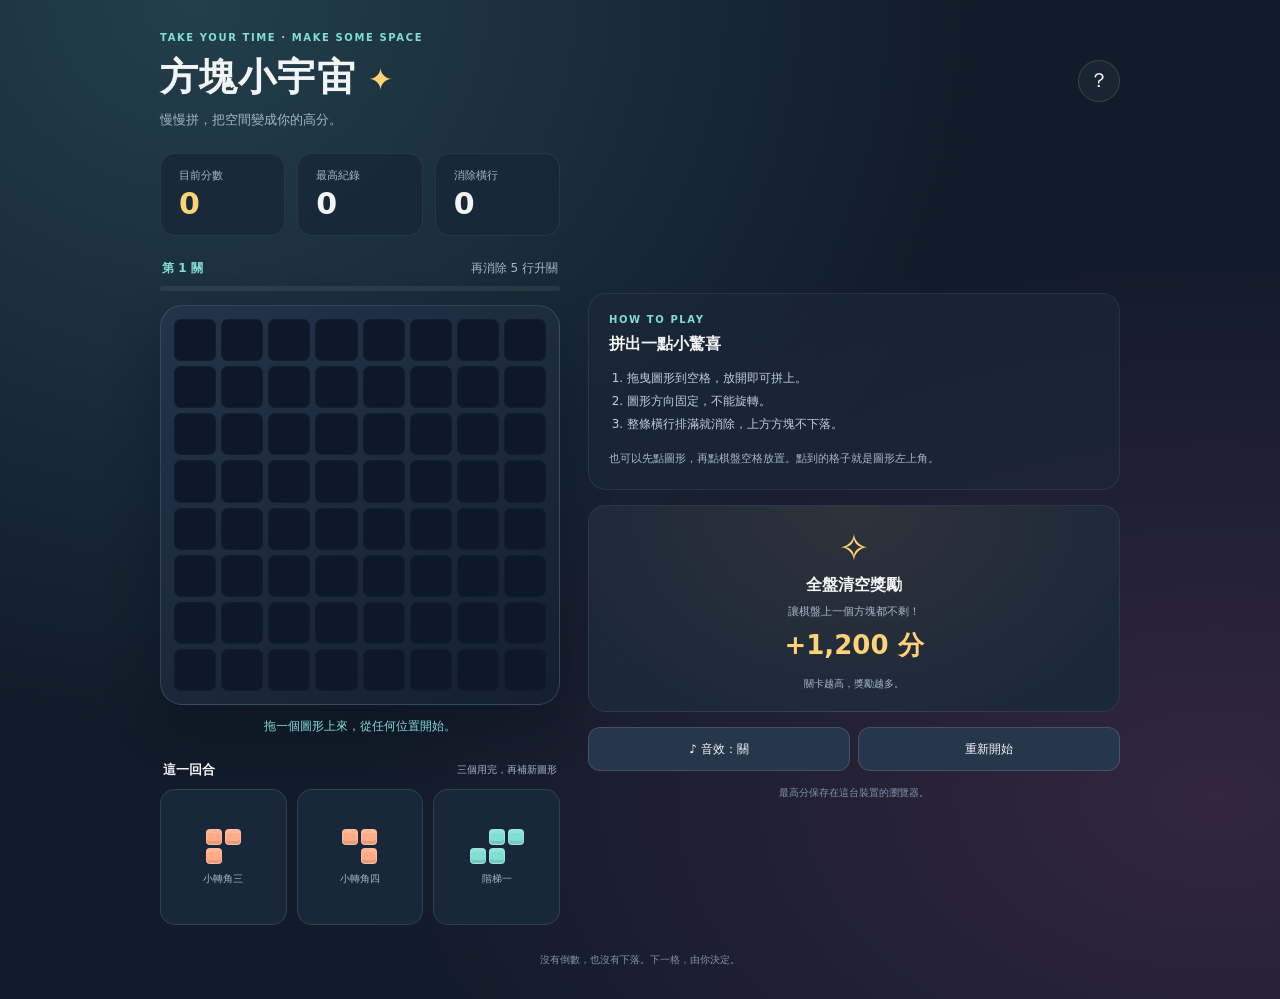
<file: block-puzzle/index.html>
<!doctype html>
<html lang="zh-Hant">
<head>
  <meta charset="utf-8">
  <meta name="viewport" content="width=device-width, initial-scale=1, viewport-fit=cover">
  <meta name="theme-color" content="#111b29">
  <meta name="description" content="不用趕時間的拖曳方塊遊戲。拼滿橫行、挑戰全盤清空，收集高分！">
  <title>方塊小宇宙 · 拖曳消行</title>
  <link rel="stylesheet" href="style.css">
  <script src="rules.js" defer></script>
  <script src="game.js" defer></script>
</head>
<body>
  <main class="app">
    <header class="header">
      <div><p class="eyebrow">TAKE YOUR TIME · MAKE SOME SPACE</p><h1>方塊小宇宙<span>✦</span></h1><p class="tagline">慢慢拼，把空間變成你的高分。</p></div>
      <button id="helpButton" class="icon-button" type="button" aria-label="遊戲說明">？</button>
    </header>
    <section class="stats" aria-label="遊戲紀錄">
      <div class="stat"><span>目前分數</span><strong id="score">0</strong></div>
      <div class="stat"><span>最高紀錄</span><strong id="best">0</strong></div>
      <div class="stat"><span>消除橫行</span><strong id="lines">0</strong></div>
    </section>
    <section class="play-layout">
      <div class="play-column">
        <div class="level-heading"><span id="level">第 1 關</span><span id="levelGoal">再消除 5 行升關</span></div>
        <div class="progress-track" role="progressbar" aria-label="升關進度" aria-valuemin="0" aria-valuemax="5" aria-valuenow="0" id="progress"><span id="progressFill"></span></div>
        <div class="board-frame" id="boardFrame"><div id="board" class="board" role="grid" aria-label="8 乘 8 棋盤；放滿橫行即可消除" aria-rowcount="8" aria-colcount="8"></div></div>
        <p id="message" class="message" role="status" aria-live="polite">拖一個圖形上來，從任何位置開始。</p>
        <section class="tray-section" aria-label="可使用的圖形">
          <div class="tray-heading"><h2>這一回合</h2><span>三個用完，再補新圖形</span></div>
          <div id="tray" class="tray"></div>
        </section>
      </div>
      <aside class="side">
        <section class="info-card how-to"><p class="eyebrow">HOW TO PLAY</p><h2>拼出一點小驚喜</h2><ol><li>拖曳圖形到空格，放開即可拼上。</li><li>圖形方向固定，不能旋轉。</li><li>整條橫行排滿就消除，上方方塊不下落。</li></ol><p class="tap-hint">也可以先點圖形，再點棋盤空格放置。點到的格子就是圖形左上角。</p></section>
        <section class="info-card bonus-card"><span class="bonus-star" aria-hidden="true">✧</span><h2>全盤清空獎勵</h2><p>讓棋盤上一個方塊都不剩！</p><strong id="bonusValue">+1,200 分</strong><small>關卡越高，獎勵越多。</small></section>
        <div class="actions"><button id="soundButton" type="button" aria-pressed="false">♪ 音效：關</button><button id="newGameButton" type="button">重新開始</button></div>
        <p class="local-note">最高分保存在這台裝置的瀏覽器。</p>
      </aside>
    </section>
    <footer>沒有倒數，也沒有下落。下一格，由你決定。</footer>
  </main>
  <div id="dragGhost" class="drag-ghost" aria-hidden="true" hidden></div>
  <div id="celebration" class="celebration" aria-live="polite" hidden><div class="celebration-ring" aria-hidden="true"></div><div class="celebration-copy"><span class="celebration-icon" aria-hidden="true">✦</span><h2>全盤清空！</h2><p id="celebrationPoints"></p><span>太棒了，讓我們再拼一回合！</span></div></div>
  <canvas id="effects" class="effects" aria-hidden="true"></canvas>
  <dialog id="gameDialog"><div class="dialog-body"><span class="dialog-icon" aria-hidden="true">✦</span><h2 id="dialogTitle"></h2><p id="dialogText"></p><div class="dialog-actions"><button id="dialogCancel" type="button">繼續拼</button><button id="dialogConfirm" class="primary" type="button">再玩一次</button></div></div></dialog>
</body>
</html>
</file>
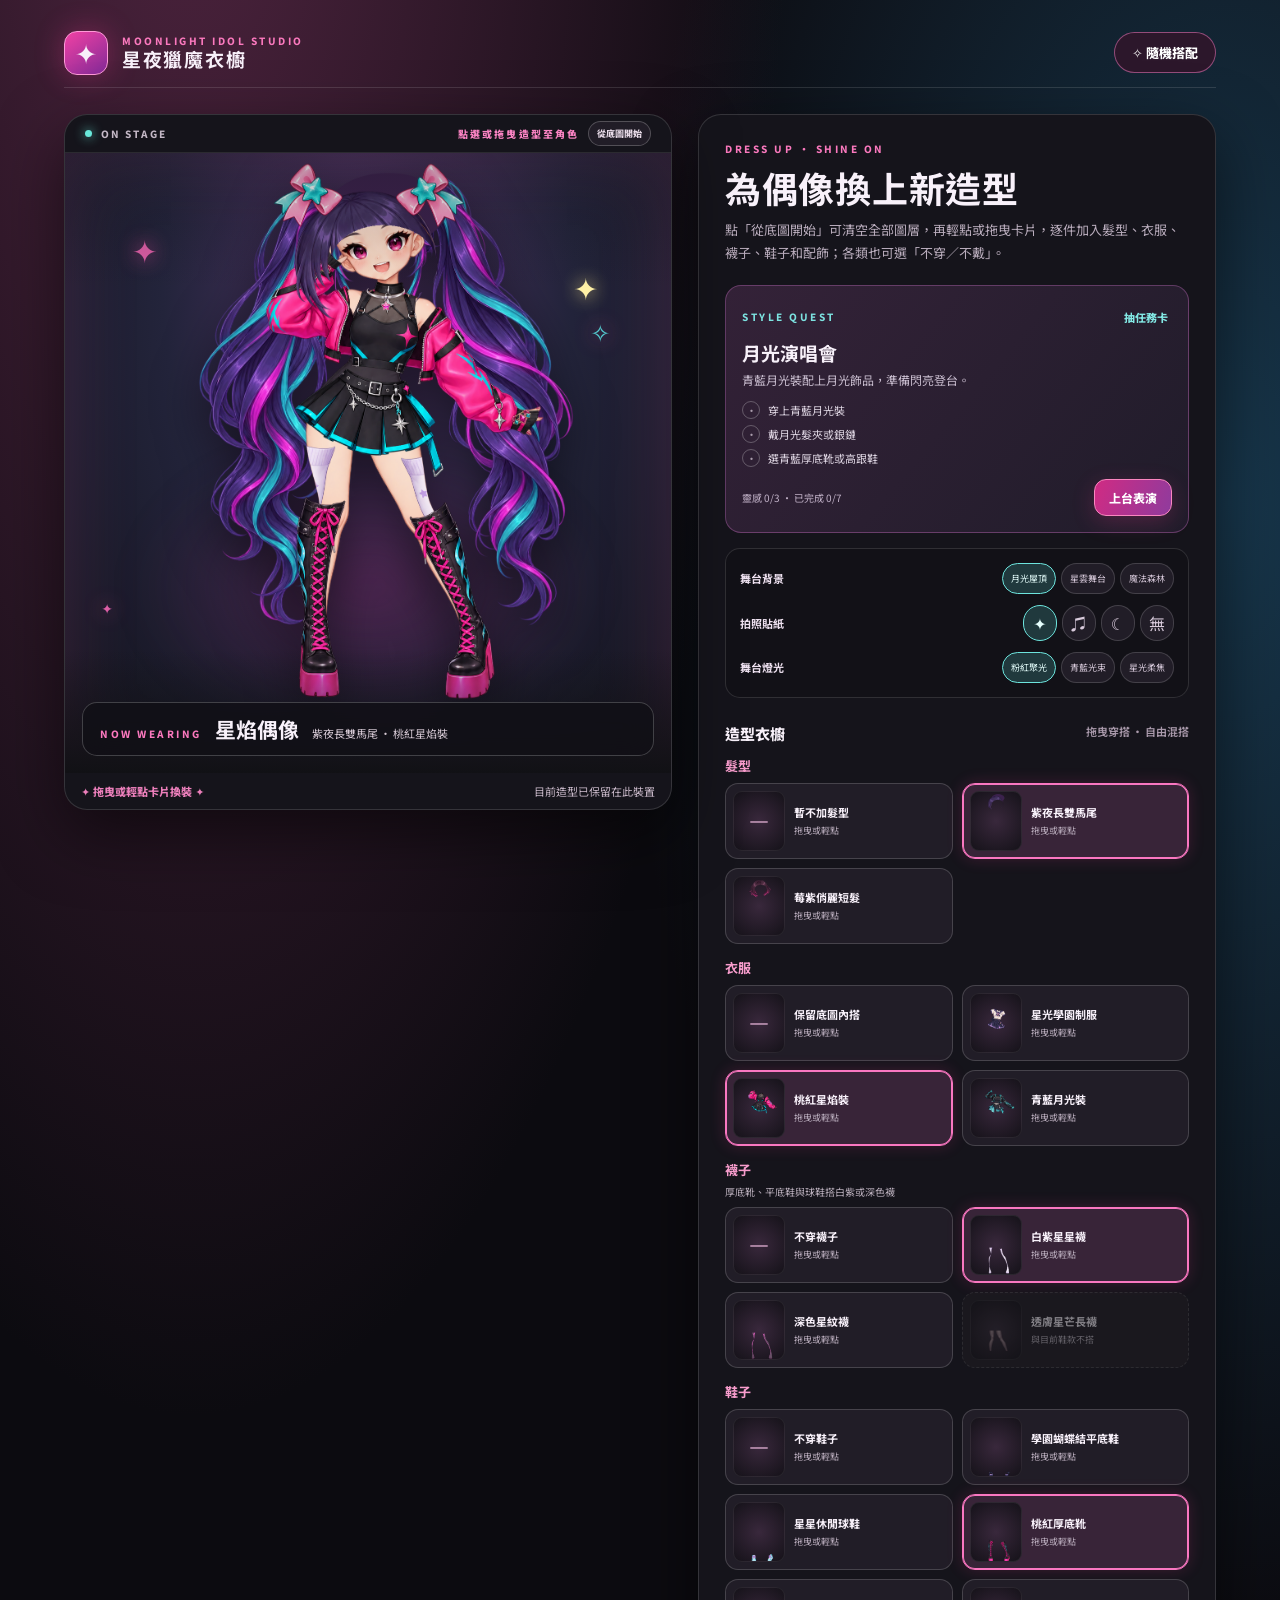
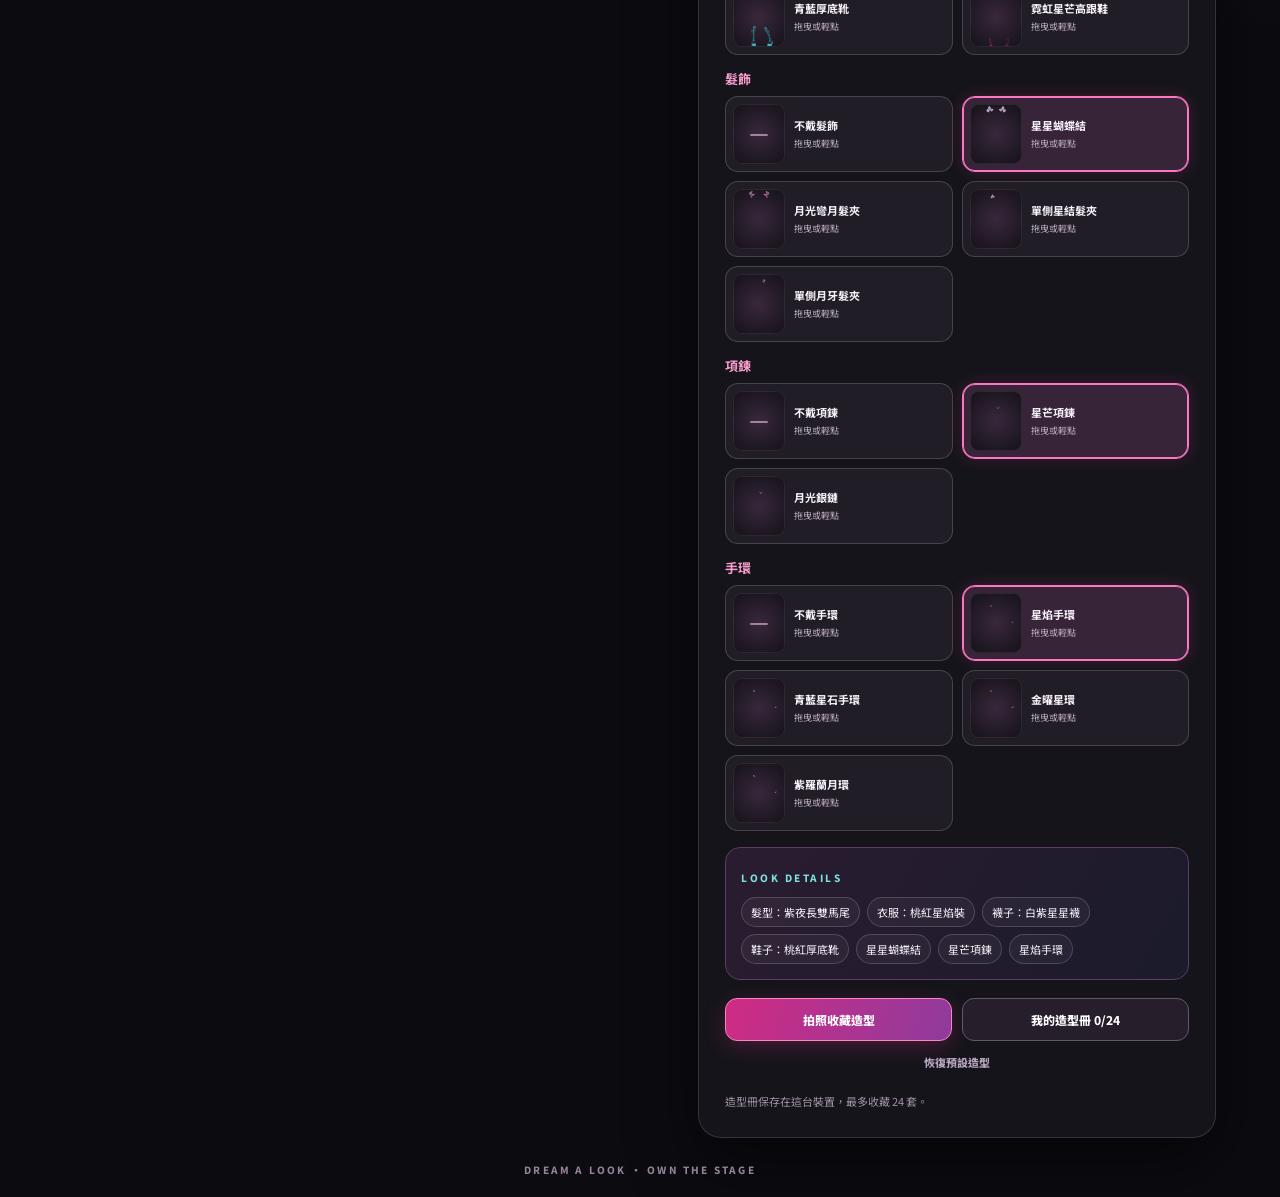
<file: model/index.html>
<!doctype html>
<html lang="zh-Hant">
<head>
  <meta charset="utf-8">
  <meta name="viewport" content="width=device-width,initial-scale=1">
  <meta name="theme-color" content="#101015">
  <meta http-equiv="refresh" content="0; url=./idol-hunter-layers.html">
  <title>星夜獵魔衣櫥</title>
  <script>location.replace(new URL('./idol-hunter-layers.html', location.href));</script>
</head>
<body><p>正在開啟 <a href="./idol-hunter-layers.html">星夜獵魔衣櫥</a>…</p></body>
</html>
</file>
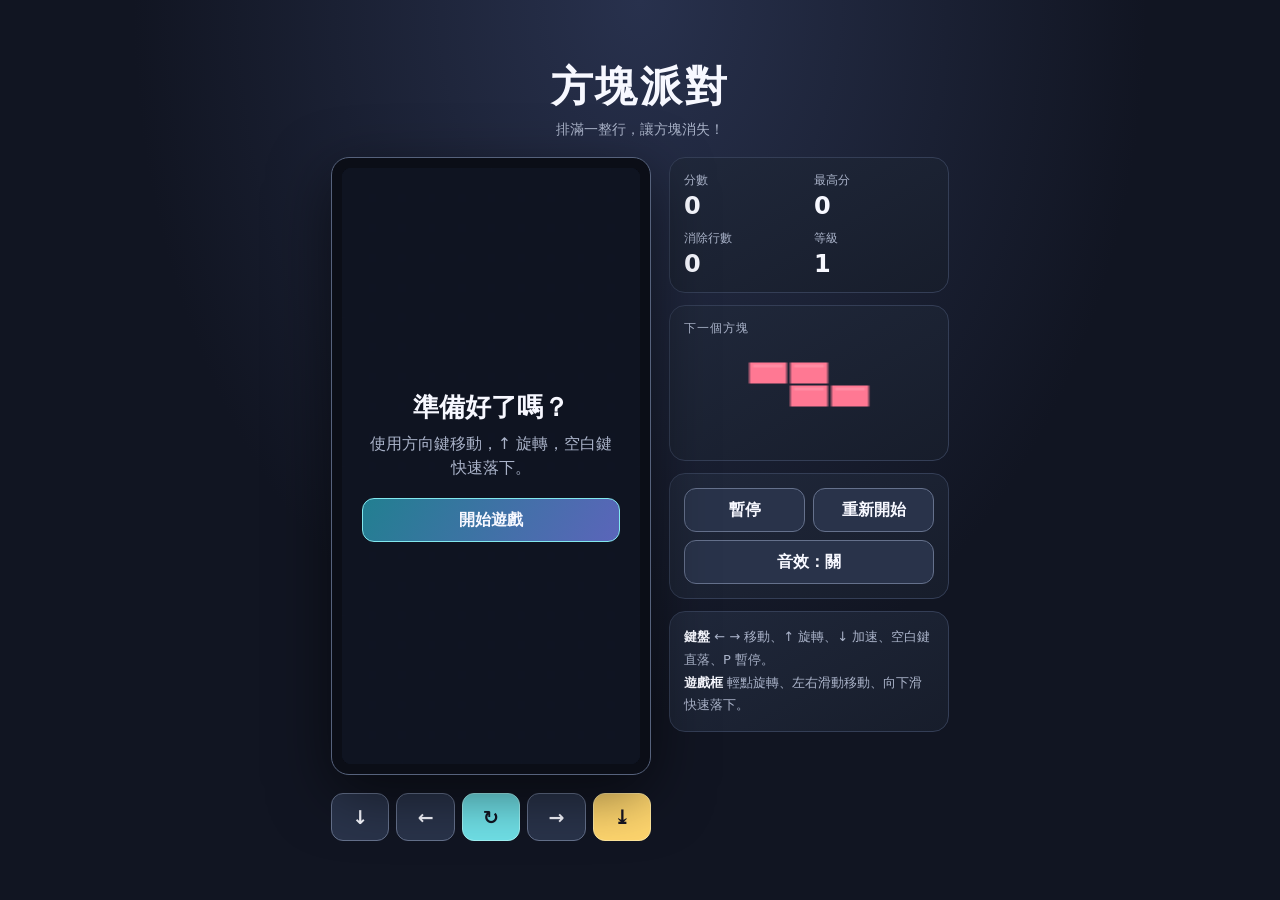
<file: tetris/index.html>
<!doctype html>
<html lang="zh-Hant">
<head>
  <meta charset="utf-8">
  <meta name="viewport" content="width=device-width, initial-scale=1, maximum-scale=1, user-scalable=no, viewport-fit=cover">
  <meta name="theme-color" content="#111522">
  <title>方塊派對｜俄羅斯方塊</title>
  <style>
    :root{color-scheme:dark;--bg:#111522;--panel:#1b2233;--line:#343e56;--text:#f7f8ff;--muted:#aab3c9;--cyan:#70e1e8;--pink:#fa75bf;--yellow:#ffd66e}
    *{box-sizing:border-box}body{margin:0;min-height:100vh;background:radial-gradient(ellipse at 50% 0,#28314d 0,var(--bg) 56%);color:var(--text);font-family:ui-rounded,"Segoe UI",system-ui,sans-serif;display:grid;place-items:center;padding:20px}
    .app{width:min(920px,100%)}header{text-align:center;margin:0 0 18px}h1{margin:0;font-size:clamp(26px,5vw,42px);letter-spacing:.06em}header p{margin:6px 0 0;color:var(--muted);font-size:14px}
    .layout{display:grid;grid-template-columns:minmax(240px,320px) minmax(220px,280px);justify-content:center;align-items:start;gap:18px}.board-wrap{position:relative;padding:10px;border:1px solid #56627c;border-radius:18px;background:#0b0e17;box-shadow:0 18px 60px #0008;touch-action:none;-webkit-touch-callout:none;-webkit-user-select:none;user-select:none}.board{display:block;width:100%;height:auto;border-radius:9px;background:#111726;touch-action:none;-webkit-touch-callout:none;-webkit-user-select:none;user-select:none}
    .board-wrap.clear-shake{animation:clear-shake .32s ease-out}.stat-burst{animation:stat-burst .45s cubic-bezier(.2,.8,.2,1)}
    @keyframes clear-shake{0%,100%{transform:translateX(0);box-shadow:0 18px 60px #0008}18%{transform:translateX(-5px);box-shadow:0 0 28px #70e1e899}38%{transform:translateX(4px)}58%{transform:translateX(-3px)}78%{transform:translateX(2px)}}
    @keyframes stat-burst{0%{transform:scale(1);color:var(--text)}45%{transform:scale(1.35);color:var(--yellow);text-shadow:0 0 16px #ffd66eaa}100%{transform:scale(1);color:var(--text)}}
    @media(prefers-reduced-motion:reduce){.board-wrap.clear-shake,.stat-burst{animation-duration:.01ms}}
    .overlay{position:absolute;inset:10px;display:grid;place-content:center;text-align:center;padding:20px;border-radius:9px;background:#101522d9;backdrop-filter:blur(4px)}.overlay[hidden]{display:none}.overlay h2{font-size:26px;margin:0 0 7px}.overlay p{color:var(--muted);margin:0 0 18px;line-height:1.5}
    button{font:inherit;color:var(--text);border:1px solid #65718c;background:#29334a;border-radius:12px;min-height:44px;padding:9px 14px;font-weight:750;cursor:pointer;touch-action:manipulation;user-select:none}button:hover{border-color:var(--cyan);background:#35445f}button:active{transform:translateY(1px)}button:focus-visible{outline:3px solid var(--yellow);outline-offset:2px}.primary{background:linear-gradient(120deg,#227f91,#5b65ba);border-color:#82e8ee}
    .side{display:grid;gap:12px}.card{padding:14px;border:1px solid var(--line);border-radius:16px;background:linear-gradient(150deg,#20283b,#171d2b)}.stats{display:grid;grid-template-columns:1fr 1fr;gap:10px}.stat span{display:block;color:var(--muted);font-size:12px}.stat strong{display:block;margin-top:3px;font-size:24px;font-variant-numeric:tabular-nums}.mini-title{margin:0 0 9px;color:var(--muted);font-size:12px;letter-spacing:.08em}.next{display:block;width:100%;height:100px}.actions{display:grid;grid-template-columns:1fr 1fr;gap:8px}.actions button:last-child{grid-column:1/-1}.help{color:var(--muted);font-size:13px;line-height:1.75}.help b{color:var(--text)}
    .touch{display:grid;grid-template-columns:repeat(5,1fr);gap:7px}.touch button{padding:8px 2px;min-height:48px;font-size:19px}.touch .drop{color:#171522;background:var(--yellow);border-color:#ffe79d}.touch .rotate{color:#111522;background:var(--cyan);border-color:#a1f3f5}.touch-caption{text-align:center;color:var(--muted);font-size:11px;margin:7px 0 0}
    @media(max-width:620px){body{padding:12px}.app{max-width:410px}header{margin-bottom:12px}.layout{grid-template-columns:minmax(210px,300px) minmax(96px,1fr);gap:9px;align-items:start}.board-wrap{padding:6px;border-radius:13px}.overlay{inset:6px}.side{gap:8px}.card{padding:9px;border-radius:12px}.stats{grid-template-columns:1fr;gap:4px}.stat strong{font-size:19px}.next{height:75px}.actions{gap:5px}.actions button{font-size:12px;padding:6px 4px;min-height:38px}.help{font-size:11px}.touch{grid-column:1/-1;gap:6px}.touch button{min-height:48px}.touch-caption{display:none}}
    @media(max-width:360px){.layout{grid-template-columns:minmax(190px,1fr) 92px;gap:7px}.card{padding:7px}.mini-title{font-size:10px}.stat strong{font-size:17px}}
  </style>
</head>
<body>
  <main class="app">
    <header><h1>方塊派對</h1><p>排滿一整行，讓方塊消失！</p></header>
    <div class="layout">
      <section class="board-wrap" aria-label="俄羅斯方塊遊戲區">
        <canvas id="board" class="board" width="300" height="600" aria-label="10 欄 20 列遊戲棋盤；輕點旋轉，左右滑動移動方塊"></canvas>
        <div id="overlay" class="overlay"><h2 id="overlayTitle">準備好了嗎？</h2><p id="overlayText">使用方向鍵移動，↑ 旋轉，空白鍵快速落下。</p><button id="startButton" class="primary" type="button">開始遊戲</button></div>
      </section>
      <aside class="side">
        <div class="card stats"><div class="stat"><span>分數</span><strong id="score">0</strong></div><div class="stat"><span>最高分</span><strong id="best">0</strong></div><div class="stat"><span>消除行數</span><strong id="lines">0</strong></div><div class="stat"><span>等級</span><strong id="level">1</strong></div></div>
        <div class="card"><p class="mini-title">下一個方塊</p><canvas id="next" class="next" width="140" height="100" aria-label="下一個方塊預覽"></canvas></div>
        <div class="card actions"><button id="pauseButton" type="button">暫停</button><button id="restartButton" type="button">重新開始</button><button id="soundButton" type="button" aria-pressed="false">音效：關</button></div>
        <div class="card help"><b>鍵盤</b> ← → 移動、↑ 旋轉、↓ 加速、空白鍵直落、P 暫停。<br><b>遊戲框</b> 輕點旋轉、左右滑動移動、向下滑快速落下。</div>
      </aside>
      <section class="touch" aria-label="觸控操作">
        <button data-action="down" aria-label="加速下落">↓</button><button data-action="left" aria-label="向左移動">←</button><button class="rotate" data-action="rotate" aria-label="旋轉">↻</button><button data-action="right" aria-label="向右移動">→</button><button class="drop" data-action="drop" aria-label="直接落下">⤓</button>
      </section>
    </div>
  </main>
  <script>
  (()=>{
    'use strict';
    const COLS=10,ROWS=20,SIZE=30;
    const COLORS={I:'#55dbe5',O:'#ffd66e',T:'#bd8bff',S:'#7ee5a5',Z:'#ff7893',J:'#70a9ff',L:'#ffa766'};
    const SHAPES={
      I:[[0,0,0,0],[1,1,1,1],[0,0,0,0],[0,0,0,0]],
      O:[[1,1],[1,1]],
      T:[[0,1,0],[1,1,1],[0,0,0]],
      S:[[0,1,1],[1,1,0],[0,0,0]],
      Z:[[1,1,0],[0,1,1],[0,0,0]],
      J:[[1,0,0],[1,1,1],[0,0,0]],
      L:[[0,0,1],[1,1,1],[0,0,0]]
    };
    const boardEl=document.getElementById('board'),ctx=boardEl.getContext('2d');
    const nextEl=document.getElementById('next'),nctx=nextEl.getContext('2d');
    const $=id=>document.getElementById(id);
    let grid=Array.from({length:ROWS},()=>Array(COLS).fill('')),active=null,nextType=newType(),score=0,lines=0,level=1,dropTimer=0,lastTime=0,state='ready',best=0,sound=false,audio,clearEffect=null,particles=[],floatingText=null;
    try{best=Number(localStorage.getItem('tetris-best')||0)}catch{} $('best').textContent=best;
    function newType(){const keys=Object.keys(SHAPES);return keys[Math.floor(Math.random()*keys.length)]}
    function newPiece(type){const matrix=SHAPES[type].map(row=>row.slice());return{type,matrix,x:Math.floor((COLS-matrix[0].length)/2),y:-1}}
    function setOverlay(title,text,button,show=true){$('overlayTitle').textContent=title;$('overlayText').textContent=text;$('startButton').textContent=button;$('overlay').hidden=!show}
    function updateStats(){$('score').textContent=score.toLocaleString();$('lines').textContent=lines;$('level').textContent=level;$('best').textContent=best}
    function begin(){grid=Array.from({length:ROWS},()=>Array(COLS).fill(''));score=0;lines=0;level=1;dropTimer=0;clearEffect=null;particles=[];floatingText=null;nextType=newType();active=newPiece(newType());state='playing';setOverlay('','', '',false);updateStats();drawNext();lastTime=performance.now()}
    function drawCell(c,x,y,size=SIZE,context=ctx){if(y<0)return;context.fillStyle=c;context.fillRect(x*size+1,y*size+1,size-2,size-2);context.fillStyle='#ffffff25';context.fillRect(x*size+3,y*size+3,size-6,3);context.fillStyle='#00000022';context.fillRect(x*size+3,y*size+size-5,size-6,2)}
    function draw(){ctx.clearRect(0,0,boardEl.width,boardEl.height);ctx.fillStyle='#111726';ctx.fillRect(0,0,boardEl.width,boardEl.height);ctx.strokeStyle='#ffffff0a';ctx.lineWidth=1;for(let x=1;x<COLS;x++){ctx.beginPath();ctx.moveTo(x*SIZE+.5,0);ctx.lineTo(x*SIZE+.5,ROWS*SIZE);ctx.stroke()}for(let y=1;y<ROWS;y++){ctx.beginPath();ctx.moveTo(0,y*SIZE+.5);ctx.lineTo(COLS*SIZE,y*SIZE+.5);ctx.stroke()}
      for(let y=0;y<ROWS;y++)for(let x=0;x<COLS;x++)if(grid[y][x])drawCell(COLORS[grid[y][x]],x,y);
      if(active){const ghost={...active,y:active.y};while(valid({...ghost,y:ghost.y+1}))ghost.y++;active.matrix.forEach((row,dy)=>row.forEach((v,dx)=>{if(v&&ghost.y+dy>=0){ctx.globalAlpha=.18;drawCell(COLORS[active.type],ghost.x+dx,ghost.y+dy);ctx.globalAlpha=1}}));active.matrix.forEach((row,dy)=>row.forEach((v,dx)=>{if(v)drawCell(COLORS[active.type],active.x+dx,active.y+dy)}))}
      drawEffects(performance.now());
    }
    function drawEffects(now){
      if(clearEffect){const p=Math.min(1,(now-clearEffect.start)/clearEffect.duration);ctx.save();ctx.globalAlpha=(1-p)*.88;for(const y of clearEffect.rows){const grad=ctx.createLinearGradient(0,0,COLS*SIZE,0);grad.addColorStop(0,'#70e1e8');grad.addColorStop(.5,'#ffffff');grad.addColorStop(1,'#fa75bf');ctx.fillStyle=grad;ctx.fillRect(0,y*SIZE,COLS*SIZE,SIZE);ctx.fillStyle='#ffffff';ctx.fillRect(0,y*SIZE+SIZE*.42,COLS*SIZE,SIZE*.16)}ctx.restore();if(p>=1)clearEffect=null}
      for(const p of particles){const alpha=Math.max(0,p.life/p.maxLife);ctx.save();ctx.globalAlpha=alpha;ctx.fillStyle=p.color;ctx.shadowColor=p.color;ctx.shadowBlur=10;ctx.beginPath();ctx.arc(p.x,p.y,p.size*alpha,0,Math.PI*2);ctx.fill();ctx.restore()}
      if(floatingText){const p=Math.min(1,(now-floatingText.start)/850),y=310-p*60;ctx.save();ctx.globalAlpha=1-p;ctx.textAlign='center';ctx.textBaseline='middle';ctx.shadowColor='#70e1e8';ctx.shadowBlur=16;ctx.lineWidth=4;ctx.strokeStyle='#111522';ctx.font='900 27px system-ui';ctx.strokeText(floatingText.title,COLS*SIZE/2,y);ctx.fillStyle='#ffffff';ctx.fillText(floatingText.title,COLS*SIZE/2,y);ctx.font='800 16px system-ui';ctx.fillStyle='#ffd66e';ctx.fillText('+'+floatingText.points.toLocaleString()+' 分',COLS*SIZE/2,y+29);ctx.restore();if(p>=1)floatingText=null}
    }
    function drawNext(){nctx.clearRect(0,0,nextEl.width,nextEl.height);const m=SHAPES[nextType],size=23,w=m[0].length*size,h=m.length*size,ox=(nextEl.width-w)/2,oy=(nextEl.height-h)/2;m.forEach((r,y)=>r.forEach((v,x)=>{if(v){nctx.fillStyle=COLORS[nextType];nctx.fillRect(ox+x*size+1,oy+y*size+1,size-2,size-2);nctx.fillStyle='#ffffff25';nctx.fillRect(ox+x*size+3,oy+y*size+3,size-6,3)}}))}
    function updateEffects(dt){const seconds=dt/1000;particles=particles.filter(p=>{p.life-=seconds;p.x+=p.vx*seconds;p.y+=p.vy*seconds;p.vy+=420*seconds;return p.life>0})}
    function valid(p){for(let y=0;y<p.matrix.length;y++)for(let x=0;x<p.matrix[y].length;x++)if(p.matrix[y][x]){let bx=p.x+x,by=p.y+y;if(bx<0||bx>=COLS||by>=ROWS||(by>=0&&grid[by][bx]))return false}return true}
    function move(dx,dy){if(state!=='playing')return false;const p={...active,x:active.x+dx,y:active.y+dy};if(valid(p)){active.x=p.x;active.y=p.y;if(dy>0)score++;updateStats();return true}if(dy>0)lock();return false}
    function rotate(){if(state!=='playing')return;const m=active.matrix,rot=m[0].map((_,i)=>m.map(row=>row[i]).reverse());for(const kick of [0,-1,1,-2,2]){const p={...active,matrix:rot,x:active.x+kick};if(valid(p)){active.matrix=rot;active.x+=kick;playTone(440,.035);return}}}
    function lock(){for(let y=0;y<active.matrix.length;y++)for(let x=0;x<active.matrix[y].length;x++)if(active.matrix[y][x]){const by=active.y+y,bx=active.x+x;if(by<0){finish();return}grid[by][bx]=active.type}clearRows();active=newPiece(nextType);nextType=newType();drawNext();if(!valid(active))finish()}
    function clearRows(){const clearedRows=[];for(let y=0;y<ROWS;y++)if(grid[y].every(Boolean))clearedRows.push(y);const cleared=clearedRows.length;if(!cleared)return;for(const y of clearedRows)for(let x=0;x<COLS;x++){const color=COLORS[grid[y][x]];for(let i=0;i<2;i++){const life=.45+Math.random()*.45;particles.push({x:(x+.5)*SIZE,y:(y+.5)*SIZE,vx:(Math.random()-.5)*260,vy:-70-Math.random()*260,size:2+Math.random()*4,life,maxLife:life,color})}}const removed=new Set(clearedRows);grid=grid.filter((_,y)=>!removed.has(y));while(grid.length<ROWS)grid.unshift(Array(COLS).fill(''));const points=[0,100,300,500,800];const award=points[cleared]*level;score+=award;lines+=cleared;level=Math.floor(lines/10)+1;clearEffect={rows:clearedRows,start:performance.now(),duration:600};floatingText={title:cleared===4?'TETRIS!':cleared+' 行消除！',points:award,start:performance.now()};const wrap=boardEl.parentElement;wrap.classList.remove('clear-shake');void wrap.offsetWidth;wrap.classList.add('clear-shake');setTimeout(()=>wrap.classList.remove('clear-shake'),340);$('score').classList.remove('stat-burst');void $('score').offsetWidth;$('score').classList.add('stat-burst');playTone(610+cleared*90,.13+cleared*.03);updateStats()}
    function finish(){state='over';if(score>best){best=score;try{localStorage.setItem('tetris-best',String(best))}catch{}}updateStats();setOverlay('遊戲結束',`本次得分 ${score.toLocaleString()} 分，再來一局吧！`,'再玩一次')}
    function togglePause(){if(state==='playing'){state='paused';setOverlay('先休息一下','按「繼續遊戲」回到方塊派對。','繼續遊戲')}else if(state==='paused'){state='playing';$('overlay').hidden=true;lastTime=performance.now()}}
    function hardDrop(){if(state!=='playing')return;let d=0;while(valid({...active,y:active.y+1})){active.y++;d++}score+=d*2;lock();updateStats();playTone(300,.07)}
    function tick(time=0){const dt=Math.min(time-lastTime,100);lastTime=time;if(state==='playing'){dropTimer+=dt;if(dropTimer>Math.max(85,720-(level-1)*55)){move(0,1);dropTimer=0}}updateEffects(dt);draw();requestAnimationFrame(tick)}
    function playTone(freq,duration){if(!sound)return;try{audio??=new(window.AudioContext||window.webkitAudioContext)();const o=audio.createOscillator(),g=audio.createGain();o.frequency.value=freq;g.gain.setValueAtTime(.04,audio.currentTime);g.gain.exponentialRampToValueAtTime(.001,audio.currentTime+duration);o.connect(g);g.connect(audio.destination);o.start();o.stop(audio.currentTime+duration)}catch{}}
    $('startButton').addEventListener('click',()=>state==='paused'?togglePause():begin());$('restartButton').addEventListener('click',begin);$('pauseButton').addEventListener('click',togglePause);
    $('soundButton').addEventListener('click',e=>{sound=!sound;e.currentTarget.textContent=`音效：${sound?'開':'關'}`;e.currentTarget.setAttribute('aria-pressed',String(sound));if(sound)playTone(520,.07)});
    document.addEventListener('keydown',e=>{if(['ArrowLeft','ArrowRight','ArrowDown','ArrowUp',' '].includes(e.key))e.preventDefault();if(e.key==='Enter'&&(state==='ready'||state==='over'))begin();else if(e.key==='ArrowLeft')move(-1,0);else if(e.key==='ArrowRight')move(1,0);else if(e.key==='ArrowDown')move(0,1);else if(e.key==='ArrowUp'||e.key==='x'||e.key==='X')rotate();else if(e.key===' ')hardDrop();else if(e.key.toLowerCase()==='p'&&state!=='ready'&&state!=='over')togglePause()});
    document.querySelectorAll('[data-action]').forEach(btn=>{let timer;const act=()=>{const a=btn.dataset.action;if(a==='left')move(-1,0);else if(a==='right')move(1,0);else if(a==='down')move(0,1);else if(a==='rotate')rotate();else hardDrop()};btn.addEventListener('pointerdown',e=>{e.preventDefault();act();if(['left','right','down'].includes(btn.dataset.action))timer=setInterval(act,115)});for(const ev of ['pointerup','pointerleave','pointercancel'])btn.addEventListener(ev,()=>clearInterval(timer))});
    let boardGesture=null;
    boardEl.addEventListener('pointerdown',e=>{if(state!=='playing')return;e.preventDefault();boardEl.setPointerCapture(e.pointerId);boardGesture={pointerId:e.pointerId,startX:e.clientX,startY:e.clientY,movedSteps:0,horizontal:false}});
    boardEl.addEventListener('pointermove',e=>{if(!boardGesture||e.pointerId!==boardGesture.pointerId)return;e.preventDefault();const dx=e.clientX-boardGesture.startX,dy=e.clientY-boardGesture.startY;if(!boardGesture.horizontal&&Math.abs(dx)>12&&Math.abs(dx)>Math.abs(dy))boardGesture.horizontal=true;if(!boardGesture.horizontal)return;const cellWidth=boardEl.getBoundingClientRect().width/COLS;const wanted=Math.trunc(dx/cellWidth);while(boardGesture.movedSteps!==wanted){const direction=wanted>boardGesture.movedSteps?1:-1;if(!move(direction,0))break;boardGesture.movedSteps+=direction}});
    boardEl.addEventListener('pointerup',e=>{if(!boardGesture||e.pointerId!==boardGesture.pointerId)return;const gesture=boardGesture;boardGesture=null;const dx=e.clientX-gesture.startX,dy=e.clientY-gesture.startY;if(Math.max(Math.abs(dx),Math.abs(dy))<14)rotate();else if(!gesture.horizontal&&dy>55)hardDrop();else if(!gesture.horizontal&&dy>14)move(0,1)});
    boardEl.addEventListener('pointercancel',()=>{boardGesture=null});
    boardEl.addEventListener('dblclick',e=>e.preventDefault());
    for(const eventName of ['gesturestart','gesturechange','gestureend'])boardEl.addEventListener(eventName,e=>e.preventDefault(),{passive:false});
    updateStats();drawNext();requestAnimationFrame(tick);
  })();
  </script>
</body>
</html>
</file>
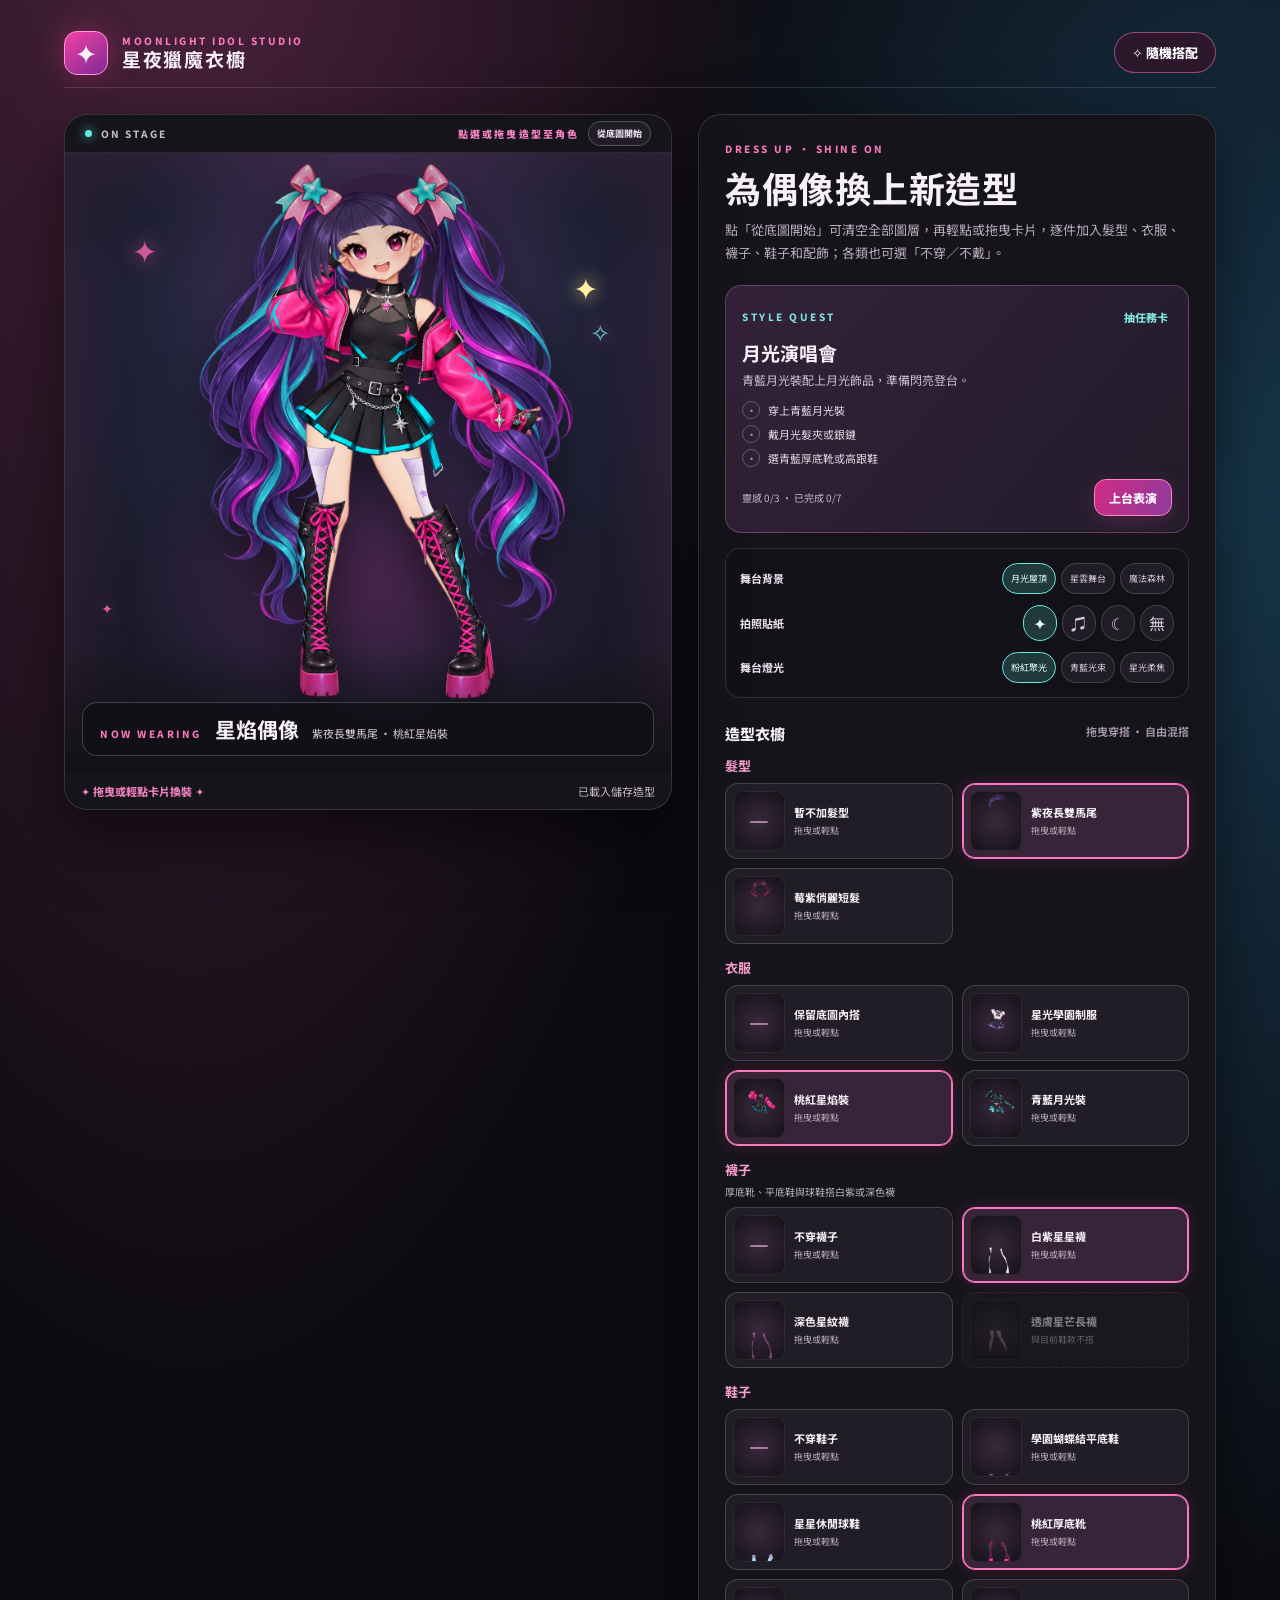
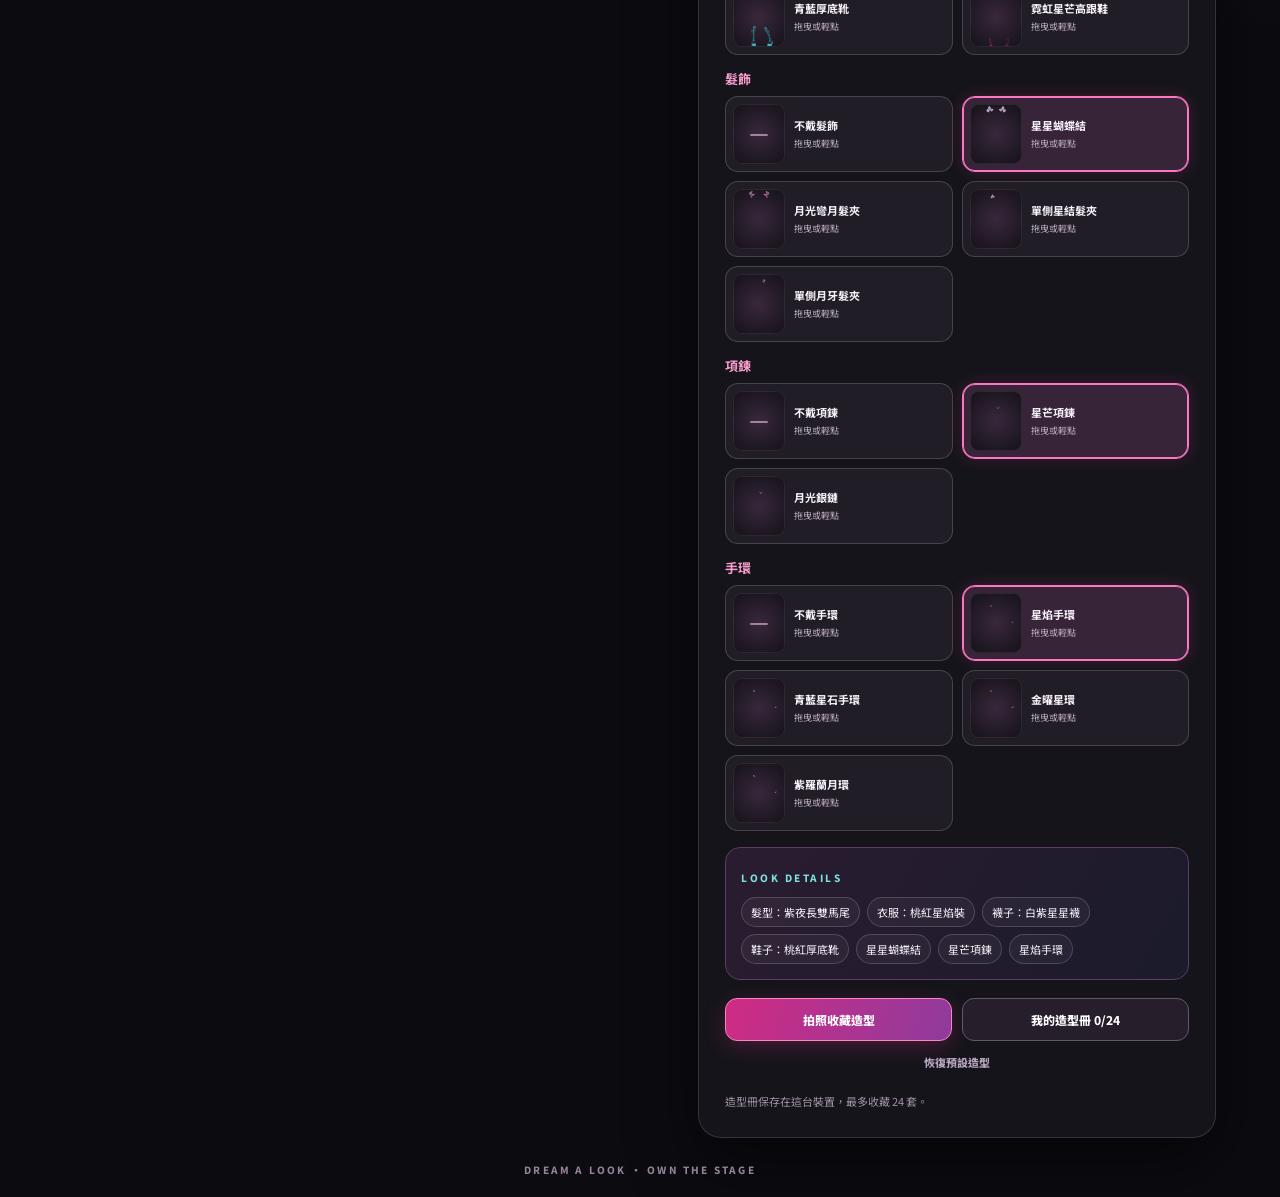
<file: model/idol-hunter-layers.html>
<!doctype html>
<html lang="zh-Hant">
<head>
  <meta charset="utf-8">
  <meta name="viewport" content="width=device-width,initial-scale=1,viewport-fit=cover">
  <meta name="theme-color" content="#101015">
  <meta name="apple-mobile-web-app-capable" content="yes">
  <meta name="apple-mobile-web-app-title" content="星夜獵魔衣櫥">
  <link rel="manifest" href="idol-hunter-layers.webmanifest">
  <link rel="icon" href="icon.svg">
  <link rel="preload" href="layers/base.png" as="image">
  <link rel="stylesheet" href="stage-looks.css">
  <link rel="stylesheet" href="stage-layered.css">
  <title>星夜獵魔衣櫥｜K-pop 換裝遊戲</title>
</head>
<body>
  <div class="app-shell">
    <header class="topbar">
      <div class="brand-mark" aria-hidden="true">✦</div>
      <div class="brand-copy"><span class="brand-kicker">MOONLIGHT IDOL STUDIO</span><strong>星夜獵魔衣櫥</strong></div>
      <button class="icon-button" id="randomLook" type="button" aria-label="隨機搭配造型">✧ <span>隨機搭配</span></button>
    </header>

    <main class="main-grid">
      <section class="stage-panel" aria-label="獵魔偶像造型預覽">
        <div class="stage-topline"><span class="live-dot"></span> ON STAGE <span class="stage-number">點選或拖曳造型至角色</span><button id="baseOnlyToggle" class="base-only-toggle" type="button" aria-pressed="false" aria-label="清空造型，從底圖逐件搭配">從底圖開始</button></div>
        <div class="stage" id="stageDrop">
          <div class="stage-glow"></div>
          <span class="stage-star star-one" aria-hidden="true">✦</span><span class="stage-star star-two" aria-hidden="true">✧</span><span class="stage-star star-three" aria-hidden="true">✦</span>
          <div class="doll-layers" role="img" aria-label="可替換造型的獵魔偶像" id="doll">
            <img id="hairBack" src="layers/hair-01-back.png" alt="" aria-hidden="true">
            <img id="baseLayer" src="layers/base.png" alt="" aria-hidden="true" fetchpriority="high">
            <img id="socksLayer" src="layers/socks-01.png" alt="" aria-hidden="true">
            <img id="shoesLayer" src="layers/shoes-01.png" alt="" aria-hidden="true">
            <img id="outfitLayer" src="layers/outfit-01.png" alt="" aria-hidden="true">
            <img id="necklaceLayer" src="layers/necklace-01.png" alt="" aria-hidden="true">
            <img id="braceletLayer" src="layers/bracelet-01.png" alt="" aria-hidden="true">
            <img id="hairFront" src="layers/hair-01-front.png" alt="" aria-hidden="true">
            <img id="hairAccessoryLayer" src="layers/hair-accessory-01.png" alt="" aria-hidden="true">
          </div>
          <div class="drop-hint" id="dropHint" aria-hidden="true">放開即可穿上 ✦</div>
          <div class="stage-vignette"></div>
          <div class="look-banner"><span class="banner-kicker">NOW WEARING</span><strong id="lookName">星焰偶像</strong><span id="lookSubtitle">把衣櫥造型拖到角色身上</span></div>
        </div>
        <div class="stage-footer"><span>✦ 拖曳或輕點卡片換裝 ✦</span><span id="saveStatus">尚未儲存</span></div>
      </section>

      <section class="closet-panel" aria-labelledby="closetTitle">
        <div class="panel-head"><p class="eyebrow">DRESS UP · SHINE ON</p><h1 id="closetTitle">為偶像換上新造型</h1><p class="panel-intro">點「從底圖開始」可清空全部圖層，再輕點或拖曳卡片，逐件加入髮型、衣服、襪子、鞋子和配飾；各類也可選「不穿／不戴」。</p></div>
        <section class="quest-panel" aria-labelledby="questTitle">
          <div class="quest-heading"><span class="detail-label">STYLE QUEST</span><button id="drawQuest" class="small-button" type="button">抽任務卡</button></div>
          <h2 id="questTitle">月光演唱會</h2><p id="questDescription">為舞台搭配一套閃耀的月光造型。</p>
          <div id="questGoals" class="quest-goals" aria-live="polite"></div>
          <div class="quest-actions"><span id="questProgress">完成 0 / 3 個靈感</span><button id="performQuest" class="primary-button" type="button">上台表演</button></div>
        </section>
        <section class="creative-panel" aria-label="舞台布景和裝飾">
          <div class="creative-row"><strong>舞台背景</strong><div class="choice-pills" id="sceneChoices" role="group" aria-label="選擇舞台背景">
            <button type="button" data-scene="moon" aria-pressed="true">月光屋頂</button><button type="button" data-scene="dream" aria-pressed="false">星雲舞台</button><button type="button" data-scene="forest" aria-pressed="false">魔法森林</button>
          </div></div>
          <div class="creative-row"><strong>拍照貼紙</strong><div class="choice-pills sticker-pills" id="stickerChoices" role="group" aria-label="選擇拍照貼紙">
            <button type="button" data-sticker="✦" aria-pressed="true" aria-label="星星貼紙">✦</button><button type="button" data-sticker="♫" aria-pressed="false" aria-label="音符貼紙">♫</button><button type="button" data-sticker="☾" aria-pressed="false" aria-label="月亮貼紙">☾</button><button type="button" data-sticker="" aria-pressed="false" aria-label="不加貼紙">無</button>
          </div></div>
          <div class="creative-row"><strong>舞台燈光</strong><div class="choice-pills" id="lightChoices" role="group" aria-label="選擇舞台燈光">
            <button type="button" data-light="rose" aria-pressed="true">粉紅聚光</button><button type="button" data-light="cyan" aria-pressed="false">青藍光束</button><button type="button" data-light="starlight" aria-pressed="false">星光柔焦</button>
          </div></div>
        </section>
        <div class="category-title"><span>造型衣櫥</span><small>拖曳穿搭 · 自由混搭</small></div>
        <div class="wardrobe-grid" id="wardrobeGrid" aria-label="可拖曳的造型選項"></div>
        <div class="look-details" aria-live="polite"><span class="detail-label">LOOK DETAILS</span><div id="lookDetails" class="detail-chips"></div></div>
        <div class="actions"><button id="saveLook" class="primary-button" type="button">拍照收藏造型</button><button id="openAlbum" class="secondary-button" type="button">我的造型冊 <span id="albumCount">0</span></button></div>
        <button id="resetLook" class="text-button" type="button">恢復預設造型</button>
        <p class="closet-note">造型冊保存在這台裝置，最多收藏 24 套。</p>
      </section>
    </main>
    <footer class="page-footer">DREAM A LOOK · OWN THE STAGE</footer>
  </div>
  <dialog id="performanceDialog" class="game-dialog">
    <div class="dialog-shell">
      <div class="dialog-heading"><div><span class="detail-label">ON STAGE</span><h2>星光節拍秀</h2></div><button class="dialog-x" type="button" data-close="performanceDialog" aria-label="關閉">×</button></div>
      <div id="performanceScene" class="performance-scene" data-scene="moon"><span id="performanceSticker" class="photo-sticker">✦</span><div id="performanceAvatar" class="performance-avatar"></div></div>
      <p id="performanceInstruction" class="game-instruction">星星亮起時，點一下大星星！跟不上也沒關係，繼續享受表演。</p>
      <div class="beat-track" aria-hidden="true"><span id="beatBar"></span></div>
      <div class="game-readout"><span id="beatClock">準備好了嗎？</span><span id="beatScore">點亮 0 顆星星</span></div>
      <button id="beatButton" class="beat-button" type="button" disabled aria-label="跟著節拍點星星">✦</button>
      <div id="performanceResult" class="performance-result" hidden><h3 id="resultTitle">演出完成！</h3><p id="resultMessage"></p><div class="result-actions"><button id="savePerformanceLook" class="primary-button" type="button">拍照收藏</button><button class="secondary-button" type="button" data-close="performanceDialog">回到衣櫥</button></div></div>
      <button id="skipPerformance" class="text-button" type="button">跳過節拍，直接看演出</button>
    </div>
  </dialog>
  <dialog id="saveDialog" class="game-dialog save-dialog">
    <form id="saveLookForm" class="dialog-shell">
      <div class="dialog-heading"><div><span class="detail-label">LOOKBOOK</span><h2>收藏這套造型</h2></div><button class="dialog-x" type="button" data-close="saveDialog" aria-label="關閉">×</button></div>
      <div class="save-preview" id="savePreview" data-scene="moon"></div>
      <label class="save-label" for="lookTitleInput">幫造型取個名字</label><input id="lookTitleInput" maxlength="24" placeholder="例如：月光閃耀舞台" required>
      <div class="dialog-actions"><button class="primary-button" type="submit">收進造型冊</button><button class="secondary-button" type="button" data-close="saveDialog">再想一下</button></div>
    </form>
  </dialog>
  <dialog id="albumDialog" class="game-dialog album-dialog">
    <div class="dialog-shell"><div class="dialog-heading"><div><span class="detail-label">MY LOOKBOOK</span><h2>我的造型冊</h2></div><button class="dialog-x" type="button" data-close="albumDialog" aria-label="關閉">×</button></div><p id="albumEmpty" class="album-empty">完成第一套收藏，讓造型冊開始發光吧！</p><div id="albumGrid" class="album-grid"></div></div>
  </dialog>
  <div id="toast" class="toast" role="status" aria-live="polite"></div>
  <script src="stage-layered.js" defer></script>
</body>
</html>
</file>
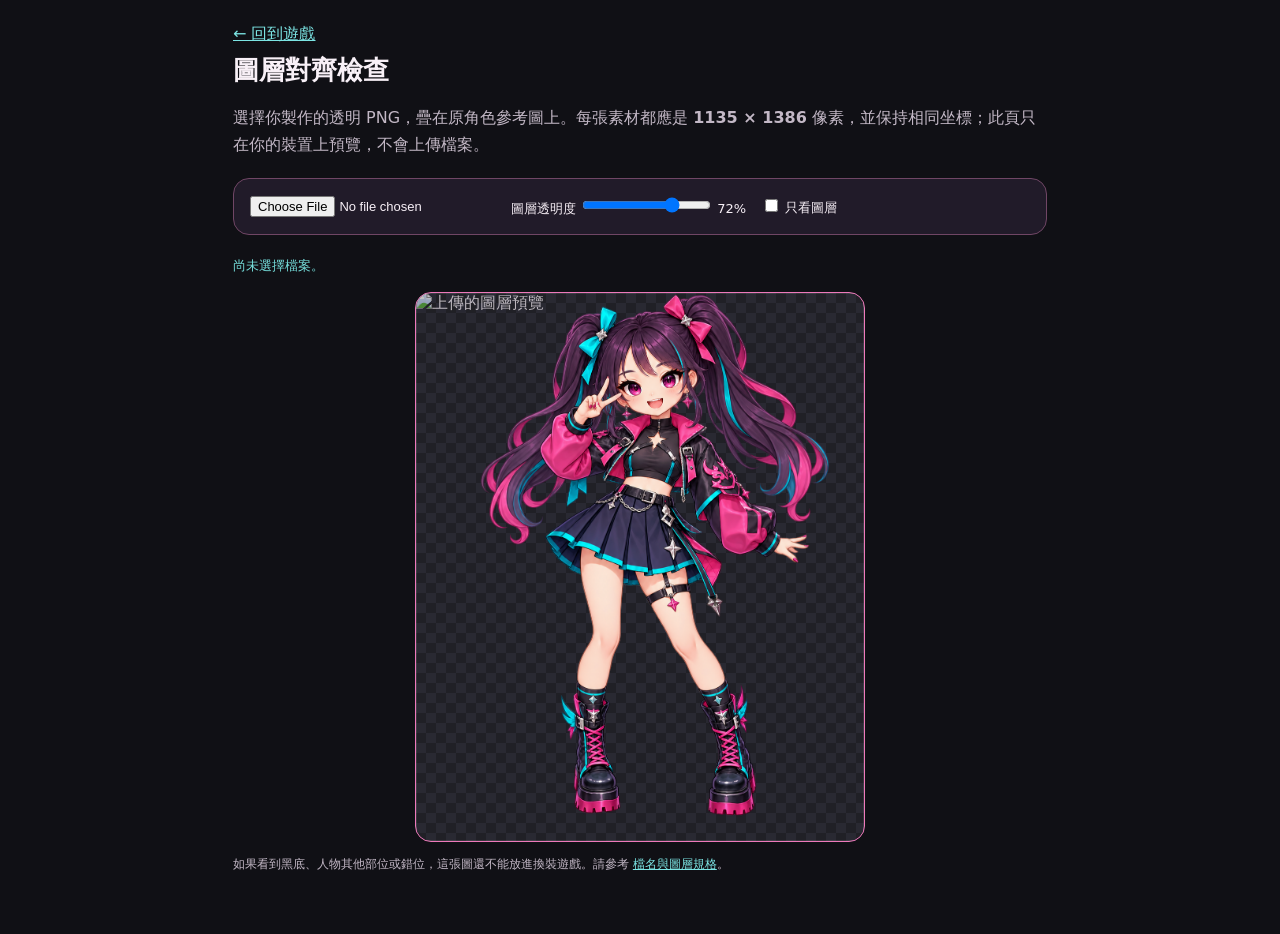
<file: model/layer-check.html>
<!doctype html>
<html lang="zh-Hant">
<head>
  <meta charset="utf-8">
  <meta name="viewport" content="width=device-width,initial-scale=1">
  <title>換裝圖層對齊檢查</title>
  <style>
    *{box-sizing:border-box}body{margin:0;background:#101015;color:#f8f0f7;font-family:system-ui,-apple-system,'Segoe UI',sans-serif}.wrap{max-width:850px;margin:auto;padding:24px 18px 48px}a{color:#7ce5e4}h1{font-size:26px;margin:8px 0}p{color:#c3b8c6;line-height:1.7}.controls{display:flex;flex-wrap:wrap;align-items:center;gap:15px;padding:16px;background:#211b29;border:1px solid #704665;border-radius:16px;margin:20px 0}input[type=file]{max-width:100%;font-size:13px}label{font-size:13px}.preview{position:relative;width:min(100%,450px);aspect-ratio:1135/1386;margin:0 auto;overflow:hidden;border:1px solid #ee79bb;border-radius:16px;background-color:#202026;background-image:linear-gradient(45deg,#292932 25%,transparent 25%),linear-gradient(-45deg,#292932 25%,transparent 25%),linear-gradient(45deg,transparent 75%,#292932 75%),linear-gradient(-45deg,transparent 75%,#292932 75%);background-size:20px 20px;background-position:0 0,0 10px,10px -10px,-10px 0}.preview img{position:absolute;inset:0;width:100%;height:100%;object-fit:contain}.preview #overlay{opacity:.72}.status{min-height:24px;color:#75dedb;font-size:13px}.note{font-size:12px}.preview:after{content:'';position:absolute;inset:0;border:1px solid #ffffff1a;pointer-events:none}
  </style>
</head>
<body>
  <main class="wrap">
    <a href="./idol-hunter-layers.html">← 回到遊戲</a>
    <h1>圖層對齊檢查</h1>
    <p>選擇你製作的透明 PNG，疊在原角色參考圖上。每張素材都應是 <strong>1135 × 1386</strong> 像素，並保持相同坐標；此頁只在你的裝置上預覽，不會上傳檔案。</p>
    <div class="controls">
      <input id="file" type="file" accept="image/png" aria-label="選擇透明 PNG">
      <label>圖層透明度 <input id="opacity" type="range" min="0" max="100" value="72"> <span id="percent">72%</span></label>
      <label><input id="hideReference" type="checkbox"> 只看圖層</label>
    </div>
    <p id="status" class="status" role="status">尚未選擇檔案。</p>
    <div class="preview"><img id="reference" src="idol-stage-original.png" alt="原角色參考圖"><img id="overlay" alt="上傳的圖層預覽"></div>
    <p class="note">如果看到黑底、人物其他部位或錯位，這張圖還不能放進換裝遊戲。請參考 <a href="./layers/README-zh.md">檔名與圖層規格</a>。</p>
  </main>
  <script>
    const fileInput=document.querySelector('#file');
    const overlay=document.querySelector('#overlay');
    const status=document.querySelector('#status');
    let objectUrl;
    fileInput.addEventListener('change',()=>{
      const file=fileInput.files[0];
      if(!file)return;
      if(objectUrl)URL.revokeObjectURL(objectUrl);
      objectUrl=URL.createObjectURL(file);
      const image=new Image();
      image.onload=()=>{
        overlay.src=objectUrl;
        const sizeOk=image.naturalWidth===1135&&image.naturalHeight===1386;
        const canvas=document.createElement('canvas');
        canvas.width=canvas.height=1;
        const context=canvas.getContext('2d');
        context.drawImage(image,0,0,1,1,0,0,1,1);
        const alpha=context.getImageData(0,0,1,1).data[3];
        status.textContent=`${file.name}・${image.naturalWidth} × ${image.naturalHeight}・${sizeOk?'尺寸正確':'尺寸不符'}；左上角 ${alpha===0?'透明':'非透明，請檢查底色'}`;
      };
      image.onerror=()=>{status.textContent='無法讀取圖片，請選擇 PNG 檔。';};
      image.src=objectUrl;
    });
    document.querySelector('#opacity').addEventListener('input',event=>{
      overlay.style.opacity=event.target.value/100;
      document.querySelector('#percent').textContent=event.target.value+'%';
    });
    document.querySelector('#hideReference').addEventListener('change',event=>{
      document.querySelector('#reference').style.visibility=event.target.checked?'hidden':'visible';
    });
  </script>
</body>
</html>
</file>
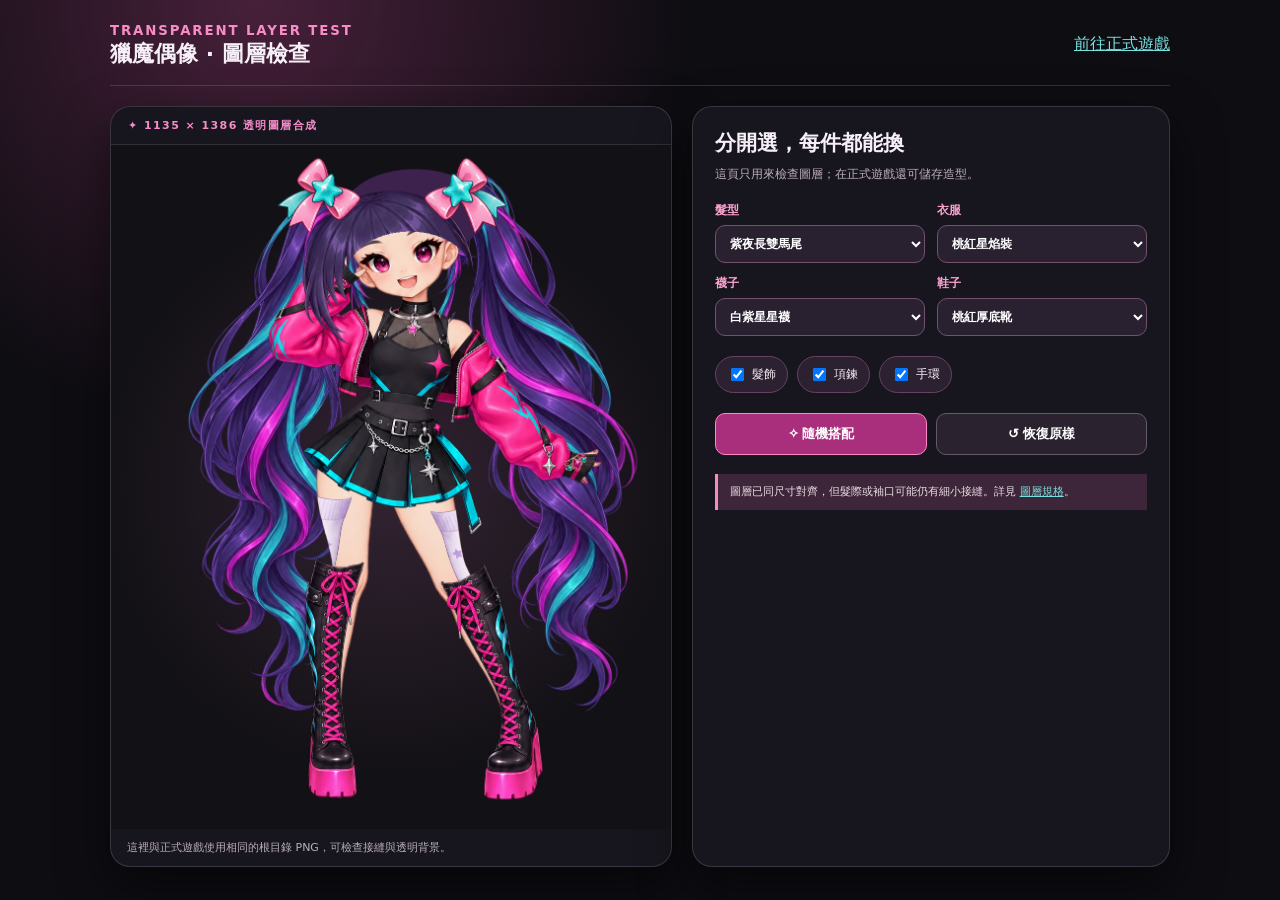
<file: model/layers/preview.html>
<!doctype html>
<html lang="zh-Hant">
<head>
  <meta charset="utf-8">
  <meta name="viewport" content="width=device-width,initial-scale=1,viewport-fit=cover">
  <meta name="theme-color" content="#111016">
  <title>獵魔偶像圖層檢查</title>
  <style>
    :root{font-family:system-ui,-apple-system,'Segoe UI',sans-serif;color:#f7eff8;background:#0e0d12}*{box-sizing:border-box}body{margin:0;background:radial-gradient(circle at 20% 0,#47203a,transparent 32%),#0e0d12}.shell{max-width:1100px;margin:auto;padding:20px}header{display:flex;align-items:center;justify-content:space-between;gap:16px;padding-bottom:16px;border-bottom:1px solid #ffffff24}h1{font-size:22px;margin:0}header small{color:#f98cc7;letter-spacing:.14em;font-weight:800}a{color:#79e1e1}.layout{display:grid;grid-template-columns:minmax(0,1fr) minmax(320px,.85fr);gap:20px;margin-top:20px}.stage,.controls{background:#17151d;border:1px solid #ffffff25;border-radius:20px;box-shadow:0 20px 50px #0008;overflow:hidden}.stage-title{padding:11px 17px;color:#f68cc9;font-weight:800;letter-spacing:.13em;font-size:11px;border-bottom:1px solid #ffffff1c}.canvas{position:relative;aspect-ratio:1135/1386;width:100%;background:radial-gradient(circle at center,#332332 0,#121115 66%)}.canvas img{position:absolute;inset:0;width:100%;height:100%;object-fit:contain;pointer-events:none}.canvas img[hidden]{display:none}.stage-note{padding:11px 16px;font-size:11px;color:#b9aebb}.controls{padding:22px}.controls h2{font-size:21px;margin:0 0 7px}.controls p{font-size:12px;color:#bdaebf;line-height:1.7;margin:0 0 18px}.fields{display:grid;grid-template-columns:repeat(2,minmax(0,1fr));gap:12px}.field{display:flex;flex-direction:column;gap:6px;font-size:12px;font-weight:800;color:#fba3d0}.field select{width:100%;border-radius:10px;border:1px solid #73526f;background:#292130;color:#fff;padding:10px;font:inherit;font-weight:600}.accessories{display:flex;flex-wrap:wrap;gap:9px;margin:20px 0}.accessories label{display:flex;align-items:center;gap:5px;background:#2c2130;border:1px solid #654362;border-radius:999px;padding:8px 11px;font-size:12px;cursor:pointer}.actions{display:flex;gap:9px}.actions button{flex:1;border:1px solid #fd88c5;border-radius:10px;padding:11px;background:#a92f7d;color:white;font-weight:800;cursor:pointer}.actions button+button{background:#2b2230;border-color:#65586b}.warning{border-left:3px solid #f589c2;padding:9px 12px;margin-top:19px;background:#3d2639;color:#eadce6;font-size:11px;line-height:1.6}@media(max-width:760px){.shell{padding:11px}.layout{grid-template-columns:1fr;max-width:560px;margin:13px auto}.controls{padding:18px}h1{font-size:18px}}
  </style>
</head>
<body>
  <div class="shell">
    <header><div><small>TRANSPARENT LAYER TEST</small><h1>獵魔偶像 · 圖層檢查</h1></div><a href="../idol-hunter-layers.html">前往正式遊戲</a></header>
    <main class="layout">
      <section class="stage" aria-label="圖層預覽"><div class="stage-title">✦ 1135 × 1386 透明圖層合成</div><div class="canvas">
        <img id="hairBack" src="hair-01-back.png" alt="">
        <img src="base.png" alt="獵魔偶像底稿">
        <img id="socks" src="socks-01.png" alt="">
        <img id="shoes" src="shoes-01.png" alt="">
        <img id="outfit" src="outfit-01.png" alt="">
        <img id="necklace" src="necklace-01.png" alt="">
        <img id="bracelet" src="bracelet-01.png" alt="">
        <img id="hairFront" src="hair-01-front.png" alt="">
        <img id="hairAccessory" src="hair-accessory-01.png" alt="">
      </div><div class="stage-note">這裡與正式遊戲使用相同的根目錄 PNG，可檢查接縫與透明背景。</div></section>
      <section class="controls"><h2>分開選，每件都能換</h2><p>這頁只用來檢查圖層；在正式遊戲還可儲存造型。</p>
        <div class="fields">
          <label class="field">髮型<select id="hair"><option value="01">紫夜長雙馬尾</option><option value="02">莓紫俏麗短髮</option></select></label>
          <label class="field">衣服<select id="outfitChoice"><option value="01">桃紅星焰裝</option><option value="02">青藍月光裝</option></select></label>
          <label class="field">襪子<select id="socksChoice"><option value="01">白紫星星襪</option><option value="02">深色星紋襪</option></select></label>
          <label class="field">鞋子<select id="shoesChoice"><option value="01">桃紅厚底靴</option><option value="02">青藍厚底靴</option></select></label>
        </div>
        <div class="accessories"><label><input id="hairAccessoryChoice" type="checkbox" checked> 髮飾</label><label><input id="necklaceChoice" type="checkbox" checked> 項鍊</label><label><input id="braceletChoice" type="checkbox" checked> 手環</label></div>
        <div class="actions"><button id="random" type="button">✧ 隨機搭配</button><button id="reset" type="button">↺ 恢復原樣</button></div>
        <div class="warning">圖層已同尺寸對齊，但髮際或袖口可能仍有細小接縫。詳見 <a href="README-zh.md">圖層規格</a>。</div>
      </section>
    </main>
  </div>
  <script>
    const $ = id => document.getElementById(id);
    const inputs = ['hair','outfitChoice','socksChoice','shoesChoice','hairAccessoryChoice','necklaceChoice','braceletChoice'];
    function render(){
      $('hairBack').src=`hair-${$('hair').value}-back.png`;
      $('hairFront').src=`hair-${$('hair').value}-front.png`;
      $('outfit').src=`outfit-${$('outfitChoice').value}.png`;
      $('socks').src=`socks-${$('socksChoice').value}.png`;
      $('shoes').src=`shoes-${$('shoesChoice').value}.png`;
      $('hairAccessory').hidden=!$('hairAccessoryChoice').checked;
      $('necklace').hidden=!$('necklaceChoice').checked;
      $('bracelet').hidden=!$('braceletChoice').checked;
    }
    for(const id of inputs)$(id).addEventListener('change',render);
    $('random').addEventListener('click',()=>{for(const id of inputs){const input=$(id);if(input.type==='checkbox')input.checked=Math.random()>.5;else input.value=Math.random()>.5?'02':'01';}render();});
    $('reset').addEventListener('click',()=>{for(const id of inputs){const input=$(id);if(input.type==='checkbox')input.checked=true;else input.value='01';}render();});
    render();
  </script>
</body>
</html>
</file>
<file: block-puzzle/style.css>
:root{color-scheme:dark;--bg:#111b29;--panel:#1b283a;--ink:#f3f4f5;--muted:#a7b6c9;--mint:#81ded3;--gold:#ffd278;--gap:5px;font-family:ui-rounded,"Segoe UI","Noto Sans TC",system-ui,sans-serif}
*{box-sizing:border-box}body{margin:0;background:radial-gradient(ellipse at 15% 0,#223f4b,transparent 52%),radial-gradient(ellipse at 95% 80%,#33263e,transparent 50%),var(--bg);color:var(--ink);min-height:100dvh;padding:32px 20px;touch-action:manipulation}button{font:inherit;color:inherit;cursor:pointer}button:focus-visible{outline:3px solid var(--gold);outline-offset:4px}button:disabled{cursor:default}.app{max-width:1000px;margin:auto}.header{display:flex;align-items:center;justify-content:space-between;gap:20px;margin-bottom:24px}.eyebrow{color:var(--mint);font-size:10px;font-weight:800;letter-spacing:.16em;margin:0 0 9px}h1{font-size:clamp(27px,4vw,38px);letter-spacing:.03em;margin:0}h1 span{color:var(--gold);font-size:.8em;margin-left:12px}.tagline{color:var(--muted);font-size:13px;margin:8px 0 0}.icon-button{background:#ffffff0b;border:1px solid #ffffff22;width:42px;height:42px;flex:none;border-radius:50%;font-size:20px}.stats{display:grid;grid-template-columns:repeat(3,1fr);gap:12px;margin-bottom:24px;max-width:590px}.stat{padding:14px 18px;background:#182738c9;border:1px solid #ffffff12;border-radius:15px}.stat>span{display:block;color:var(--muted);font-size:11px;margin-bottom:3px}.stat strong{font-size:clamp(22px,4vw,30px);font-variant-numeric:tabular-nums;font-weight:800;letter-spacing:-.02em}.stat:first-child strong{color:var(--gold)}.play-layout{display:grid;grid-template-columns:minmax(0,590px) minmax(210px,1fr);gap:28px;align-items:start}.level-heading{display:flex;justify-content:space-between;gap:10px;font-size:12px;margin:0 2px 9px}.level-heading>span:first-child{font-weight:800;color:var(--mint)}.level-heading>span:last-child{color:var(--muted)}.progress-track{height:5px;background:#ffffff12;border-radius:10px;overflow:hidden;margin-bottom:14px}.progress-track span{display:block;width:0;height:100%;background:linear-gradient(90deg,var(--mint),var(--gold));transition:width .4s}.board-frame{padding:13px;border:1px solid #61798b60;border-radius:22px;background:linear-gradient(145deg,#233449,#142030);box-shadow:0 22px 50px #070e1b55}.board{display:grid;grid-template-columns:repeat(8,minmax(0,1fr));gap:var(--gap);aspect-ratio:1;touch-action:none;-webkit-user-select:none;user-select:none;-webkit-touch-callout:none}.cell{width:100%;padding:0;aspect-ratio:1;background:#0d1829;border:1px solid #ffffff05;border-radius:7px;position:relative;touch-action:none;transition:background-color .12s,box-shadow .12s}.cell.filled,.piece-block,.ghost-block{background:var(--block);border:1px solid #ffffff30;box-shadow:inset 0 3px 0 #ffffff26,inset 0 -3px 0 #00000019}.cell.preview{box-shadow:inset 0 0 0 2px var(--mint);background:#81ded34a}.cell.preview.invalid{box-shadow:inset 0 0 0 2px #ff829a;background:#ff829a4d}.cell.clearing{animation:row-clear .32s ease-out forwards}.board-frame.bump{animation:board-bump .33s ease-out}.message{min-height:22px;text-align:center;font-size:12px;color:var(--mint);margin:12px 0 8px;line-height:1.5}.message.warning{color:#ffb7ad}.tray-section{padding:14px 0 0}.tray-heading{display:flex;justify-content:space-between;gap:8px;align-items:center;margin:0 3px 10px}.tray-heading h2{font-size:13px;margin:0}.tray-heading span{font-size:10px;color:var(--muted)}.tray{display:grid;grid-template-columns:repeat(3,minmax(0,1fr));gap:10px}.piece-slot{padding:12px 8px;border:1px solid #ffffff1c;background:#18283a;border-radius:15px;min-height:136px;display:flex;flex-direction:column;justify-content:center;align-items:center;gap:8px;touch-action:none;-webkit-touch-callout:none;-webkit-user-select:none;user-select:none}.piece-slot.selected{border-color:var(--mint);background:#24403f;box-shadow:0 0 0 2px #81ded31c}.piece-slot.no-fit{opacity:.5}.piece-slot.used{background:#ffffff03;border-style:dashed;color:#76899c;font-size:11px}.piece-slot.dragging{opacity:.3}.piece-shape{position:relative;pointer-events:none;flex:none}.piece-block{position:absolute;border-radius:4px}.piece-label{font-size:10px;color:var(--muted);text-align:center}.piece-slot.used span{font-size:22px;color:#81ded377}.side{display:grid;gap:15px;padding-top:33px}.info-card{padding:20px;border:1px solid #ffffff12;border-radius:18px;background:#1b283aa1}.info-card h2{font-size:16px;margin:0 0 12px}.info-card ol{margin:0;padding-left:18px;font-size:12px;color:#c0cddd;line-height:1.9}.tap-hint{font-size:11px;color:var(--muted);line-height:1.7;margin:15px 0 0}.bonus-card{text-align:center;background:radial-gradient(ellipse at 50% 0,#56483855,transparent 85%),#1b283a}.bonus-star{font-size:38px;color:var(--gold);display:block;margin-bottom:5px}.bonus-card h2{margin:0;font-size:16px}.bonus-card p{font-size:11px;color:var(--muted);margin:8px 0}.bonus-card strong{display:block;color:var(--gold);font-size:26px;margin:9px 0}.bonus-card small{font-size:10px;color:var(--muted)}.actions{display:grid;grid-template-columns:1fr 1fr;gap:8px}.actions button,.dialog-actions button{background:#27374b;border:1px solid #ffffff22;border-radius:12px;min-height:44px;padding:8px;font-size:12px}.local-note{font-size:10px;color:#8193aa;text-align:center;margin:0}footer{text-align:center;margin:28px 0 0;color:#8193aa;font-size:10px}.drag-ghost{position:fixed;z-index:30;pointer-events:none;filter:drop-shadow(0 8px 12px #0009);opacity:.95;touch-action:none}.ghost-block{position:absolute;border-radius:7px}.ghost-block.invalid{opacity:.6}.effects{position:fixed;inset:0;z-index:45;width:100%;height:100%;pointer-events:none}.celebration{position:fixed;inset:0;z-index:40;display:grid;place-items:center;pointer-events:none;background:#0c1423a8;overflow:hidden;animation:celebrate-bg 2s ease both}.celebration[hidden],.drag-ghost[hidden]{display:none}.celebration-copy{text-align:center;z-index:1;animation:celebrate-pop 2s ease both}.celebration-icon{display:block;color:var(--gold);font-size:80px;filter:drop-shadow(0 0 24px #ffd278aa)}.celebration-copy h2{font-size:clamp(30px,8vw,58px);margin:0;color:white;text-shadow:0 0 35px #81ded377}.celebration-copy p{font-size:clamp(25px,6vw,42px);color:var(--gold);font-weight:900;margin:14px}.celebration-copy>span:last-child{font-size:13px;color:#dce8f5}.celebration-ring{position:absolute;width:60vmin;height:60vmin;max-width:500px;max-height:500px;border-radius:50%;border:3px solid #81ded388;box-shadow:0 0 70px #81ded333,inset 0 0 70px #81ded333;animation:celebrate-ring 2s ease-out both}dialog{color:var(--ink);background:#1c2b3d;border:1px solid #ffffff2a;border-radius:22px;width:min(400px,calc(100% - 32px));padding:0;box-shadow:0 30px 100px #0008}dialog::backdrop{background:#07101acc;backdrop-filter:blur(6px)}.dialog-body{padding:30px;text-align:center}.dialog-icon{font-size:42px;color:var(--gold)}.dialog-body h2{font-size:24px;margin:12px 0}.dialog-body p{font-size:13px;color:#bbcbdd;line-height:1.9;white-space:pre-line;margin-bottom:24px}.dialog-actions{display:flex;gap:10px}.dialog-actions button{flex:1}.dialog-actions .primary{background:#81ded3;color:#122b31;font-weight:800}.dialog-actions button[hidden]{display:none}.score-pop{animation:score-pop .4s ease-out}
@keyframes row-clear{0%{filter:brightness(1)}45%{filter:brightness(2.4);transform:scale(1.08)}100%{opacity:0;transform:scale(.45)}}
@keyframes board-bump{0%,100%{transform:translateX(0)}20%{transform:translateX(-3px);box-shadow:0 0 22px #81ded355}50%{transform:translateX(3px)}75%{transform:translateX(-1px)}}
@keyframes score-pop{45%{transform:scale(1.15);text-shadow:0 0 16px #ffd27866}}
@keyframes celebrate-pop{0%{opacity:0;transform:scale(.65)}15%{opacity:1;transform:scale(1.05)}25%,80%{opacity:1;transform:scale(1)}100%{opacity:0;transform:scale(1.08)}}
@keyframes celebrate-bg{0%,100%{opacity:0}12%,85%{opacity:1}}
@keyframes celebrate-ring{0%{opacity:0;transform:scale(.4)}25%{opacity:1}100%{opacity:0;transform:scale(1.8)}}
@media(max-width:760px){body{padding:20px 14px}.app{max-width:540px}.header{margin-bottom:18px}.stats{gap:8px;margin-bottom:18px}.stat{padding:10px 12px}.play-layout{grid-template-columns:1fr;gap:20px}.side{padding-top:0;grid-template-columns:1fr 1fr;gap:12px}.how-to{grid-column:1/-1}.how-to ol{font-size:12px}.side .actions{display:flex;flex-direction:column;justify-content:center}.side .local-note{grid-column:1/-1}.info-card{padding:16px}.tray-section{padding-top:8px}.piece-slot{min-height:118px}.board-frame{padding:9px;border-radius:17px}.cell{border-radius:5px}.tagline{font-size:12px}.eyebrow{font-size:8px}.bonus-card strong{font-size:23px}}
@media(max-width:360px){:root{--gap:4px}body{padding:16px 10px}.tray{gap:6px}.piece-slot{padding:10px 3px}.tray-heading span{font-size:9px}.stat strong{font-size:22px}}
@media(min-width:761px) and (max-height:820px){body{padding:20px}.app{max-width:850px}.play-layout{grid-template-columns:minmax(0,490px) minmax(210px,1fr)}.stats{max-width:490px;margin-bottom:18px}.header{margin-bottom:16px}.piece-slot{min-height:106px}.board-frame{padding:10px}}
@media(min-width:761px){.app{--board-size:clamp(300px,calc(100dvh - 500px),520px);max-width:960px}.play-layout{grid-template-columns:minmax(0,var(--board-size)) minmax(210px,1fr)}.stats{max-width:var(--board-size)}}
@media(min-width:761px) and (max-height:820px){body{padding:16px 20px}.app{--board-size:clamp(260px,calc(100dvh - 440px),420px);max-width:850px}.header{margin-bottom:12px}.header h1{font-size:30px}.tagline{display:none}.stats{margin-bottom:14px}.stat{padding:10px 14px}.stat strong{font-size:24px}.piece-slot{min-height:106px}}
@media(prefers-reduced-motion:reduce){*,*::before,*::after{animation-duration:.01ms!important;transition:none!important}.celebration-ring{display:none}.celebration,.celebration-copy{animation:none!important;opacity:1;transform:none}}
</file>
<file: model/stage-looks.css>
@import url('https://fonts.googleapis.com/css2?family=Noto+Sans+TC:wght@400;500;600;700;800;900&display=swap');
:root{font-family:'Noto Sans TC',system-ui,-apple-system,BlinkMacSystemFont,'Segoe UI',sans-serif;color:#f8f1fa;background:#0c0b10;font-synthesis:none}*{box-sizing:border-box}body{margin:0;min-width:320px;background:radial-gradient(ellipse at 15% -10%,#502440 0,transparent 39%),radial-gradient(ellipse at 96% 18%,#17364b 0,transparent 35%),#0c0b10}button{font:inherit;cursor:pointer}button:focus-visible{outline:3px solid #63e5ed;outline-offset:3px}.app-shell{width:min(1200px,100%);min-height:100vh;margin:auto;padding:18px 24px 12px}.topbar{height:70px;display:flex;align-items:center;gap:14px;border-bottom:1px solid #ffffff20;margin-bottom:26px}.brand-mark{width:44px;height:44px;display:grid;place-items:center;background:linear-gradient(145deg,#f141a4,#822a97);border:1px solid #ff99d8;border-radius:13px;box-shadow:0 0 30px #f5389555;font-size:27px}.brand-copy{display:flex;flex-direction:column;line-height:1.3}.brand-kicker,.eyebrow,.banner-kicker,.detail-label{font-size:10px;letter-spacing:.25em;font-weight:800;color:#fb79be}.brand-copy strong{font-size:19px;letter-spacing:.09em}.icon-button{margin-left:auto;border:1px solid #ec78bd8a;color:#fff;background:#2c172b;border-radius:999px;padding:10px 17px;font-size:13px;font-weight:800}.icon-button:hover,.secondary-button:hover{background:#49304b}.main-grid{display:grid;grid-template-columns:minmax(0,1.08fr) minmax(360px,.92fr);gap:26px;align-items:start}.stage-panel,.closet-panel{border:1px solid #ffffff23;border-radius:23px;background:#15141b;box-shadow:0 24px 65px #0008;overflow:hidden}.stage-topline{height:42px;display:flex;align-items:center;gap:9px;padding:0 20px;border-bottom:1px solid #ffffff18;color:#c4b8c6;font-size:10px;letter-spacing:.21em;font-weight:800}.live-dot{width:7px;height:7px;border-radius:50%;background:#69e8da;box-shadow:0 0 11px #69e8da}.stage-number{margin-left:auto;color:#fa83c3}.stage{height:min(68vw,650px);min-height:560px;position:relative;overflow:hidden;isolation:isolate;background:radial-gradient(circle at 50% 34%,#25202c 0%,#151318 41%,#111115 76%)}.stage:before{content:"";position:absolute;inset:0;background:linear-gradient(90deg,transparent 49.7%,#ffffff09 50%,transparent 50.3%),linear-gradient(0deg,transparent 49.7%,#ffffff07 50%,transparent 50.3%);background-size:72px 72px;mask-image:linear-gradient(transparent,#000 70%);z-index:0}.stage-glow{position:absolute;left:11%;right:11%;bottom:6%;height:48%;background:radial-gradient(ellipse at center,#a2247450,transparent 70%);filter:blur(22px);z-index:0}.stage-star{position:absolute;color:#db5ea5;text-shadow:0 0 20px #e04b9c;z-index:1}.star-one{top:12%;left:11%;font-size:31px}.star-two{top:26%;right:10%;font-size:24px;color:#53cbd0}.star-three{bottom:25%;left:6%;font-size:14px}.model-image{position:absolute;inset:0;width:100%;height:100%;object-fit:contain;object-position:center center;filter:drop-shadow(0 20px 25px #0009);z-index:2;transition:opacity .2s ease,transform .35s ease}.model-image.changing{opacity:.15;transform:scale(.97)}.stage-vignette{position:absolute;inset:0;background:linear-gradient(to top,#111115 0,transparent 20%,transparent 78%,#11111544 100%);pointer-events:none;z-index:3}.look-banner{position:absolute;bottom:17px;left:17px;right:17px;z-index:4;padding:11px 17px;border:1px solid #ffffff34;border-radius:15px;background:#111016c9;backdrop-filter:blur(14px);display:flex;align-items:baseline;gap:13px}.look-banner strong{font-size:21px;white-space:nowrap}.look-banner span:last-child{font-size:11px;color:#d6c9d4}.stage-footer{display:flex;justify-content:space-between;gap:12px;align-items:center;padding:14px 20px;font-size:11px;color:#c8b8c8}.stage-footer span:first-child{color:#ec7fbb;font-weight:800}.closet-panel{padding:26px}.panel-head h1{font-size:clamp(26px,3vw,36px);margin:9px 0 8px;line-height:1.25;letter-spacing:.02em}.eyebrow{margin:0}.panel-intro{margin:0;color:#baadbd;font-size:13px;line-height:1.8}.category-title{display:flex;justify-content:space-between;margin:25px 0 12px;font-size:15px;font-weight:800}.category-title small{font-size:11px;color:#aa9aac;font-weight:600}.look-grid{display:grid;grid-template-columns:repeat(2,minmax(0,1fr));gap:11px}.look-card{position:relative;display:flex;align-items:center;gap:10px;width:100%;min-height:120px;text-align:left;background:#211d27;border:1px solid #ffffff23;color:#f7eef7;border-radius:15px;padding:7px;overflow:hidden;transition:transform .18s,border-color .18s,background .18s}.look-card:hover{transform:translateY(-2px);border-color:#e574ba}.look-card[aria-pressed=true]{border-color:#fc77c1;background:#352033;box-shadow:inset 0 0 0 1px #fa75bf,0 0 20px #ed3f9430}.look-card img{width:64px;height:99px;object-fit:contain;background:radial-gradient(circle,#322634,#141218);border-radius:10px;flex:none}.card-copy{display:flex;flex-direction:column;gap:4px;min-width:0}.card-copy strong{font-size:13px}.card-copy small{font-size:10px;color:#bdafbd;line-height:1.35}.card-copy em{font-size:9px;color:#f58dc5;font-style:normal;font-weight:800;letter-spacing:.08em}.look-details{border:1px solid #5b3e61;background:linear-gradient(120deg,#2a1c30,#1b1b2b);padding:15px;border-radius:15px;margin-top:16px}.detail-label{color:#7de3e1}.detail-chips{display:flex;flex-wrap:wrap;gap:7px;margin-top:10px}.detail-chips span{font-size:11px;border:1px solid #ffffff2b;border-radius:999px;padding:6px 9px;background:#ffffff0b}.actions{display:grid;grid-template-columns:1fr 1fr;gap:10px;margin-top:18px}.primary-button,.secondary-button{border-radius:12px;border:1px solid #fa86c0;padding:12px 10px;color:white;font-size:12px;font-weight:800}.primary-button{background:linear-gradient(110deg,#d02b83,#8f3b9d);box-shadow:0 6px 22px #df37853b}.secondary-button{background:#271e2b;border-color:#66566a}.closet-note{font-size:11px;line-height:1.6;color:#9e91a3;margin:16px 0 0}.page-footer{text-align:center;color:#958398;letter-spacing:.22em;font-size:10px;font-weight:800;padding:24px 0 8px}.toast{position:fixed;z-index:10;left:50%;bottom:22px;transform:translate(-50%,20px);padding:11px 18px;background:#f8edf4;color:#3e1e38;border-radius:999px;box-shadow:0 10px 28px #0008;font-size:12px;font-weight:800;opacity:0;pointer-events:none;transition:opacity .2s,transform .2s;white-space:nowrap}.toast.show{opacity:1;transform:translate(-50%,0)}@media(max-width:860px){.app-shell{padding:8px 12px}.topbar{margin-bottom:13px}.main-grid{grid-template-columns:1fr;gap:14px;max-width:620px;margin:auto}.stage{height:min(132vw,650px);min-height:450px}.closet-panel{padding:21px}.page-footer{padding-bottom:18px}}@media(max-width:450px){.topbar{height:59px}.brand-mark{width:38px;height:38px}.brand-copy strong{font-size:16px}.brand-kicker{font-size:8px}.icon-button{padding:8px 10px}.icon-button span{display:none}.stage{height:121vw;min-height:410px;max-height:520px}.look-banner{bottom:10px;left:10px;right:10px;gap:7px;padding:8px 11px}.look-banner strong{font-size:17px}.look-banner span:last-child{font-size:9px}.banner-kicker{font-size:8px;letter-spacing:.1em}.stage-footer{font-size:10px;padding:11px}.look-card{min-height:106px;gap:7px}.look-card img{width:48px;height:86px}.card-copy strong{font-size:12px}.card-copy small{font-size:9px}.closet-panel{padding:18px}}
</file>
<file: model/stage-layered.css>
.doll-layers{position:absolute;inset:0 0 50px;z-index:2;filter:drop-shadow(0 18px 24px #0008)}
.doll-layers img{position:absolute;inset:0;width:100%;height:100%;object-fit:contain;pointer-events:none;user-select:none}
.doll-layers img[hidden]{display:none}
.stage.drag-target{outline:3px solid #68e4df;outline-offset:-5px;box-shadow:inset 0 0 55px #45dce044}
.drop-hint{position:absolute;z-index:6;left:50%;top:12px;transform:translateX(-50%);padding:8px 14px;border:1px solid #a5fff4;border-radius:999px;background:#14252be8;color:#dffffa;font-size:12px;font-weight:900;white-space:nowrap;opacity:0;transition:opacity .15s;pointer-events:none}
.stage.drag-target .drop-hint{opacity:1}
.wardrobe-grid{display:grid;gap:14px}
.wardrobe-category h2{margin:0 0 8px;color:#f79ccc;font-size:13px}
.category-note{margin:-3px 0 8px;color:#b9aebb;font-size:10px;line-height:1.5}
.wardrobe-options{display:grid;grid-template-columns:repeat(2,minmax(0,1fr));gap:9px}
.wardrobe-option{display:flex;align-items:center;gap:9px;min-width:0;min-height:76px;padding:7px;border:1px solid #ffffff2b;border-radius:13px;background:#211d27;color:#f8f1fa;text-align:left;touch-action:none;user-select:none;-webkit-user-select:none;cursor:grab;transition:background .15s,border-color .15s,transform .15s,box-shadow .15s}
.wardrobe-option:hover{border-color:#df70b6;transform:translateY(-1px)}
.wardrobe-option[aria-pressed=true]{border-color:#fa77c1;background:#382438;box-shadow:inset 0 0 0 1px #fa77c1,0 0 16px #ed3f9430}
.wardrobe-option:disabled{opacity:.48;border-style:dashed;filter:saturate(.5);cursor:not-allowed;transform:none;box-shadow:none}
.wardrobe-option:active{cursor:grabbing}
.option-thumb{display:grid;place-items:center;flex:none;width:52px;height:60px;overflow:hidden;border:1px solid #ffffff12;border-radius:9px;background:radial-gradient(circle,#39283c,#151219)}
.option-thumb img{width:100%;height:100%;object-fit:contain;pointer-events:none;-webkit-user-drag:none}
.option-thumb.option-empty{color:#bd93b3;font-size:24px}
.option-copy{display:flex;flex-direction:column;gap:4px;min-width:0}
.option-copy strong{font-size:11px;line-height:1.3}
.option-copy small{font-size:9px;color:#baadbd}
.drag-ghost{position:fixed;z-index:100;display:flex;align-items:center;gap:9px;width:164px;min-height:76px;padding:7px;border:1px solid #9cfff2;border-radius:13px;background:#211d27f2;color:#fff;box-shadow:0 12px 35px #000b;transform:translate(-50%,-50%) scale(1.04);pointer-events:none}
.drag-ghost .option-thumb{width:48px;height:56px}
.drag-ghost .option-copy{display:flex;flex-direction:column;gap:4px}
.drag-ghost .option-copy strong{font-size:11px}
.drag-ghost .option-copy small{font-size:9px;color:#baadbd}
.is-dragging{user-select:none;-webkit-user-select:none}
.look-details .detail-chips{margin-top:10px}
@media(max-width:860px){.stage-panel{position:sticky;top:0;z-index:5}.stage{height:min(96vw,430px);min-height:330px}}
@media(max-width:450px){.doll-layers{bottom:43px}.stage-panel{top:0}.stage{height:min(96vw,390px);min-height:320px}.stage-footer{padding:10px}.wardrobe-grid{gap:12px}.wardrobe-options{gap:7px}.wardrobe-option{min-height:68px;gap:6px;padding:5px}.option-thumb{width:43px;height:53px}.option-copy strong{font-size:10px}.option-copy small{font-size:8px}.drop-hint{font-size:11px}}
.quest-panel{margin:20px 0 15px;padding:16px;border:1px solid #bd69ba66;border-radius:16px;background:linear-gradient(130deg,#342238,#201c2a)}.quest-heading,.quest-actions,.creative-row,.dialog-heading,.game-readout{display:flex;align-items:center;justify-content:space-between;gap:10px}.quest-heading .detail-label{margin:0}.small-button,.text-button{border:0;background:transparent;color:#83e9e5;font-size:11px;font-weight:800;padding:7px 4px}.quest-panel h2{margin:7px 0 4px;font-size:19px}.quest-panel>p{margin:0;color:#c9bdcf;font-size:12px;line-height:1.6}.quest-goals{display:grid;gap:6px;margin:12px 0}.quest-goal{display:flex;align-items:center;gap:8px;color:#ded5e2;font-size:11px}.quest-goal-mark{display:grid;place-items:center;width:18px;height:18px;border:1px solid #ffffff42;border-radius:50%;color:#aa9cac}.quest-goal.done .quest-goal-mark{border-color:#6fe8d8;background:#28615c;color:#eafffb}.quest-actions>span{color:#c3b3c9;font-size:10px}.quest-actions .primary-button{padding:9px 14px}.creative-panel{display:grid;gap:11px;margin:14px 0 20px;padding:14px;border:1px solid #ffffff20;border-radius:15px;background:#121117}.creative-row>strong{flex:none;color:#eee1f0;font-size:11px}.choice-pills{display:flex;flex-wrap:wrap;justify-content:flex-end;gap:5px}.choice-pills button{min-height:31px;padding:5px 8px;border:1px solid #ffffff27;border-radius:999px;background:#211d27;color:#d9cbdc;font-size:9px}.choice-pills button[aria-pressed=true]{border-color:#6de4dd;background:#20393d;color:#e6fffd}.sticker-pills button{min-width:34px;font-size:16px}.stage[data-scene="moon"],.performance-scene[data-scene="moon"],.save-preview[data-scene="moon"],.album-preview[data-scene="moon"]{background:radial-gradient(ellipse at 50% 20%,#513568 0,#23243b 48%,#13131b 100%)}.stage[data-scene="dream"],.performance-scene[data-scene="dream"],.save-preview[data-scene="dream"],.album-preview[data-scene="dream"]{background:radial-gradient(ellipse at 50% 30%,#335b77 0,#202342 47%,#10141e 100%)}.stage[data-scene="forest"],.performance-scene[data-scene="forest"],.save-preview[data-scene="forest"],.album-preview[data-scene="forest"]{background:radial-gradient(ellipse at 50% 28%,#28645c 0,#203b43 48%,#10191d 100%)}.stage-selected-sticker{position:absolute;z-index:2;right:12%;top:18%;color:#fff1a6;font-size:30px;text-shadow:0 0 18px #ffe889;pointer-events:none}.game-dialog{width:min(460px,calc(100% - 24px));max-height:min(92vh,850px);padding:0;border:1px solid #a75b9a;border-radius:22px;background:#17151e;color:#f8f1fa;box-shadow:0 25px 90px #000c;overflow:auto}.game-dialog::backdrop{background:#08070dbb;backdrop-filter:blur(5px)}.dialog-shell{padding:20px}.dialog-heading{margin-bottom:13px}.dialog-heading h2{margin:3px 0 0;font-size:21px}.dialog-x{width:36px;height:36px;border:1px solid #ffffff32;border-radius:50%;background:#28232e;color:#fff;font-size:23px}.performance-scene{height:min(48vh,410px);min-height:260px;position:relative;overflow:hidden;border:1px solid #ffffff24;border-radius:16px}.performance-avatar{position:absolute;inset:4% 19% 0}.performance-avatar img{position:absolute;inset:0;width:100%;height:100%;object-fit:contain;pointer-events:none}.photo-sticker{position:absolute;z-index:3;right:11%;top:13%;color:#fff1a6;font-size:34px;text-shadow:0 0 18px #ffe889}.game-instruction{margin:12px 0;color:#d2c4d8;font-size:12px;line-height:1.6;text-align:center}.beat-track{height:8px;overflow:hidden;border-radius:99px;background:#ffffff18}.beat-track span{display:block;width:0;height:100%;border-radius:inherit;background:linear-gradient(90deg,#fc73bb,#71e9e1);transition:width .25s linear}.game-readout{margin:9px 2px;color:#d8cadd;font-size:11px}.beat-button{display:grid;place-items:center;width:78px;height:78px;margin:14px auto;border:2px solid #ffd57c;border-radius:50%;background:#453449;color:#ffecaa;font-size:38px;box-shadow:0 0 0 8px #ffc85c18;transition:transform .12s,background .12s,box-shadow .12s}.beat-button.beat-ready{transform:scale(1.09);background:#9b4d8c;box-shadow:0 0 30px #ff94e6}.beat-button:disabled{opacity:.6}.performance-result{text-align:center}.performance-result h3{margin:8px 0;color:#ffb9df}.performance-result p{color:#d3c6d7;font-size:12px;line-height:1.6}.result-actions,.dialog-actions{display:flex;gap:9px;margin-top:14px}.result-actions>* ,.dialog-actions>*{flex:1}.performance-result[hidden]{display:none}.text-button{display:block;margin:6px auto 0;color:#b7a7be}.dialog-actions .primary-button,.result-actions .primary-button{background:linear-gradient(110deg,#d02b83,#8f3b9d);color:#fff}.save-preview{height:240px;position:relative;overflow:hidden;border:1px solid #ffffff24;border-radius:15px}.save-label{display:block;margin:15px 0 6px;color:#e7d9e9;font-size:12px;font-weight:800}#lookTitleInput{width:100%;padding:12px;border:1px solid #ffffff30;border-radius:11px;background:#100f15;color:#fff;font:inherit;font-size:14px}.album-dialog{width:min(720px,calc(100% - 20px))}.album-grid{display:grid;grid-template-columns:repeat(2,minmax(0,1fr));gap:12px}.album-card{overflow:hidden;border:1px solid #ffffff22;border-radius:15px;background:#211d27}.album-preview{height:210px;position:relative;overflow:hidden}.album-preview .performance-avatar{inset:2% 20% 0}.album-preview .photo-sticker{right:12%;top:12%;font-size:26px}.album-card-copy{padding:9px 10px 4px}.album-card-copy strong{display:block;overflow:hidden;color:#fff;font-size:12px;text-overflow:ellipsis;white-space:nowrap}.album-card-copy small{color:#b9aabb;font-size:9px}.album-card-actions{display:flex;gap:6px;padding:7px 9px 10px}.album-card-actions button{flex:1;padding:7px 4px;border:1px solid #ffffff26;border-radius:9px;background:#302736;color:#eee;font-size:10px}.album-empty{color:#bcaec2;font-size:12px}@media(max-width:860px){.quest-panel{margin-top:14px}.game-dialog{max-height:88vh}.album-preview{height:185px}}@media(max-width:450px){.creative-panel{padding:11px}.creative-row{align-items:flex-start}.creative-row>strong{padding-top:8px}.choice-pills{gap:4px}.choice-pills button{padding:5px 7px;font-size:8px}.quest-panel{padding:13px}.dialog-shell{padding:15px}.performance-scene{min-height:235px}.album-grid{gap:8px}.album-preview{height:160px}.album-preview .performance-avatar{inset:2% 14% 0}}
.quest-panel{margin:20px 0 15px;padding:16px;border:1px solid #bd69ba66;border-radius:16px;background:linear-gradient(130deg,#342238,#201c2a)}
.quest-heading,.quest-actions,.creative-row,.dialog-heading,.game-readout{display:flex;align-items:center;justify-content:space-between;gap:10px}
.quest-heading .detail-label{margin:0}.small-button,.text-button{border:0;background:transparent;color:#83e9e5;font-size:11px;font-weight:800;padding:7px 4px}
.quest-panel h2{margin:7px 0 4px;font-size:19px}.quest-panel>p{margin:0;color:#c9bdcf;font-size:12px;line-height:1.6}
.quest-goals{display:grid;gap:6px;margin:12px 0}.quest-goal{display:flex;align-items:center;gap:8px;color:#ded5e2;font-size:11px}.quest-goal-mark{display:grid;place-items:center;width:18px;height:18px;border:1px solid #ffffff42;border-radius:50%;color:#aa9cac}.quest-goal.done .quest-goal-mark{border-color:#6fe8d8;background:#28615c;color:#eafffb}
.quest-actions>span{color:#c3b3c9;font-size:10px}.quest-actions .primary-button{padding:9px 14px}
.creative-panel{display:grid;gap:11px;margin:14px 0 20px;padding:14px;border:1px solid #ffffff20;border-radius:15px;background:#121117}
.creative-row>strong{flex:none;color:#eee1f0;font-size:11px}.choice-pills{display:flex;flex-wrap:wrap;justify-content:flex-end;gap:5px}
.choice-pills button{min-height:31px;padding:5px 8px;border:1px solid #ffffff27;border-radius:999px;background:#211d27;color:#d9cbdc;font-size:9px}
.choice-pills button[aria-pressed=true]{border-color:#6de4dd;background:#20393d;color:#e6fffd}.sticker-pills button{min-width:34px;font-size:16px}
.stage[data-scene="moon"],.performance-scene[data-scene="moon"],.save-preview[data-scene="moon"],.album-preview[data-scene="moon"]{background:radial-gradient(ellipse at 50% 20%,#513568 0,#23243b 48%,#13131b 100%)}
.stage[data-scene="dream"],.performance-scene[data-scene="dream"],.save-preview[data-scene="dream"],.album-preview[data-scene="dream"]{background:radial-gradient(ellipse at 50% 30%,#335b77 0,#202342 47%,#10141e 100%)}
.stage[data-scene="forest"],.performance-scene[data-scene="forest"],.save-preview[data-scene="forest"],.album-preview[data-scene="forest"]{background:radial-gradient(ellipse at 50% 28%,#28645c 0,#203b43 48%,#10191d 100%)}
.stage-selected-sticker{position:absolute;z-index:2;right:12%;top:18%;color:#fff1a6;font-size:30px;text-shadow:0 0 18px #ffe889;pointer-events:none}
.game-dialog{width:min(460px,calc(100% - 24px));max-height:min(92vh,850px);padding:0;border:1px solid #a75b9a;border-radius:22px;background:#17151e;color:#f8f1fa;box-shadow:0 25px 90px #000c;overflow:auto}
.game-dialog::backdrop{background:#08070dbb;backdrop-filter:blur(5px)}.dialog-shell{padding:20px}.dialog-heading{margin-bottom:13px}.dialog-heading h2{margin:3px 0 0;font-size:21px}.dialog-x{width:36px;height:36px;border:1px solid #ffffff32;border-radius:50%;background:#28232e;color:#fff;font-size:23px}
.performance-scene{height:min(48vh,410px);min-height:260px;position:relative;overflow:hidden;border:1px solid #ffffff24;border-radius:16px}
.performance-avatar{position:absolute;inset:4% 19% 0}.performance-avatar img{position:absolute;inset:0;width:100%;height:100%;object-fit:contain;pointer-events:none}
.photo-sticker{position:absolute;z-index:3;right:11%;top:13%;color:#fff1a6;font-size:34px;text-shadow:0 0 18px #ffe889}
.game-instruction{margin:12px 0;color:#d2c4d8;font-size:12px;line-height:1.6;text-align:center}.beat-track{height:8px;overflow:hidden;border-radius:99px;background:#ffffff18}.beat-track span{display:block;width:0;height:100%;border-radius:inherit;background:linear-gradient(90deg,#fc73bb,#71e9e1);transition:width .25s linear}
.game-readout{margin:9px 2px;color:#d8cadd;font-size:11px}.beat-button{display:grid;place-items:center;width:78px;height:78px;margin:14px auto;border:2px solid #ffd57c;border-radius:50%;background:#453449;color:#ffecaa;font-size:38px;box-shadow:0 0 0 8px #ffc85c18;transition:transform .12s,background .12s,box-shadow .12s}
.beat-button.beat-ready{transform:scale(1.09);background:#9b4d8c;box-shadow:0 0 30px #ff94e6}.beat-button:disabled{opacity:.6}
.performance-result{text-align:center}.performance-result h3{margin:8px 0;color:#ffb9df}.performance-result p{color:#d3c6d7;font-size:12px;line-height:1.6}.result-actions,.dialog-actions{display:flex;gap:9px;margin-top:14px}.result-actions>* ,.dialog-actions>*{flex:1}.performance-result[hidden]{display:none}
.text-button{display:block;margin:6px auto 0;color:#b7a7be}.dialog-actions .primary-button,.result-actions .primary-button{background:linear-gradient(110deg,#d02b83,#8f3b9d);color:#fff}
.save-preview{height:240px;position:relative;overflow:hidden;border:1px solid #ffffff24;border-radius:15px}.save-label{display:block;margin:15px 0 6px;color:#e7d9e9;font-size:12px;font-weight:800}
#lookTitleInput{width:100%;padding:12px;border:1px solid #ffffff30;border-radius:11px;background:#100f15;color:#fff;font:inherit;font-size:14px}
.album-dialog{width:min(720px,calc(100% - 20px))}.album-grid{display:grid;grid-template-columns:repeat(2,minmax(0,1fr));gap:12px}
.album-card{overflow:hidden;border:1px solid #ffffff22;border-radius:15px;background:#211d27}.album-preview{height:210px;position:relative;overflow:hidden}.album-preview .performance-avatar{inset:2% 20% 0}.album-preview .photo-sticker{right:12%;top:12%;font-size:26px}
.album-card-copy{padding:9px 10px 4px}.album-card-copy strong{display:block;overflow:hidden;color:#fff;font-size:12px;text-overflow:ellipsis;white-space:nowrap}.album-card-copy small{color:#b9aabb;font-size:9px}
.album-card-actions{display:flex;gap:6px;padding:7px 9px 10px}.album-card-actions button{flex:1;padding:7px 4px;border:1px solid #ffffff26;border-radius:9px;background:#302736;color:#eee;font-size:10px}.album-empty{color:#bcaec2;font-size:12px}
@media(max-width:860px){.quest-panel{margin-top:14px}.game-dialog{max-height:88vh}.album-preview{height:185px}}
@media(max-width:450px){.creative-panel{padding:11px}.creative-row{align-items:flex-start}.creative-row>strong{padding-top:8px}.choice-pills{gap:4px}.choice-pills button{padding:5px 7px;font-size:8px}.quest-panel{padding:13px}.dialog-shell{padding:15px}.performance-scene{min-height:235px}.album-grid{gap:8px}.album-preview{height:160px}.album-preview .performance-avatar{inset:2% 14% 0}}
@keyframes stage-pop{50%{filter:brightness(1.4);transform:scale(1.012)}}.performance-scene.stage-pop{animation:stage-pop .18s ease-out}
.stage[data-light="rose"],.performance-scene[data-light="rose"],.save-preview[data-light="rose"],.album-preview[data-light="rose"]{box-shadow:inset 0 0 74px #fa67c52b}.stage[data-light="cyan"],.performance-scene[data-light="cyan"],.save-preview[data-light="cyan"],.album-preview[data-light="cyan"]{box-shadow:inset 0 0 82px #4debf044}.stage[data-light="starlight"],.performance-scene[data-light="starlight"],.save-preview[data-light="starlight"],.album-preview[data-light="starlight"]{box-shadow:inset 0 0 74px #fff1a833, inset 0 0 110px #849dff24}.save-preview .performance-avatar{inset:4% 19% 0;z-index:1}.performance-avatar{z-index:1}
@media (orientation:landscape) and (min-width:861px){
  .stage-panel{position:-webkit-sticky;position:sticky;top:max(12px,env(safe-area-inset-top));align-self:start;z-index:5}
  .stage{height:min(calc(100vh - 190px),620px);height:min(calc(100dvh - 190px),620px);min-height:0}
  .stage-panel .stage-topline{height:38px}
  .stage-panel .stage-footer{padding:10px 16px}
}
@media (orientation:landscape) and (max-width:860px){
  .app-shell{padding:6px 10px}
  .topbar{height:48px;margin-bottom:8px}
  .main-grid{grid-template-columns:minmax(0,.75fr) minmax(0,1.25fr);gap:10px;max-width:none;margin:0;align-items:start}
  .stage-panel{position:-webkit-sticky;position:sticky;top:max(8px,env(safe-area-inset-top));align-self:start;z-index:5}
  .stage{height:calc(100vh - 82px);height:calc(100dvh - 82px);min-height:0;max-height:none}
  .stage-panel .stage-topline{height:30px;padding:0 10px;font-size:8px}
  .stage-panel .stage-footer{min-height:30px;padding:6px 8px;font-size:8px}
  .stage-panel .look-banner{bottom:7px;left:7px;right:7px;gap:5px;padding:6px 7px}
  .stage-panel .look-banner strong{font-size:13px}
  .stage-panel .look-banner span:last-child{font-size:7px}
  .closet-panel{min-width:0;padding:12px}
  .panel-head h1{font-size:22px}
  .panel-intro{font-size:10px;line-height:1.5}
  .quest-panel{margin-top:10px;padding:11px}
}
.base-only-toggle{flex:none;padding:5px 8px;border:1px solid #ffffff38;border-radius:999px;background:#211d27;color:#e9dce9;font-size:9px;font-weight:800;white-space:nowrap}
.base-only-toggle[aria-pressed="true"]{border-color:#6de4dd;background:#20393d;color:#e6fffd}
</file>
